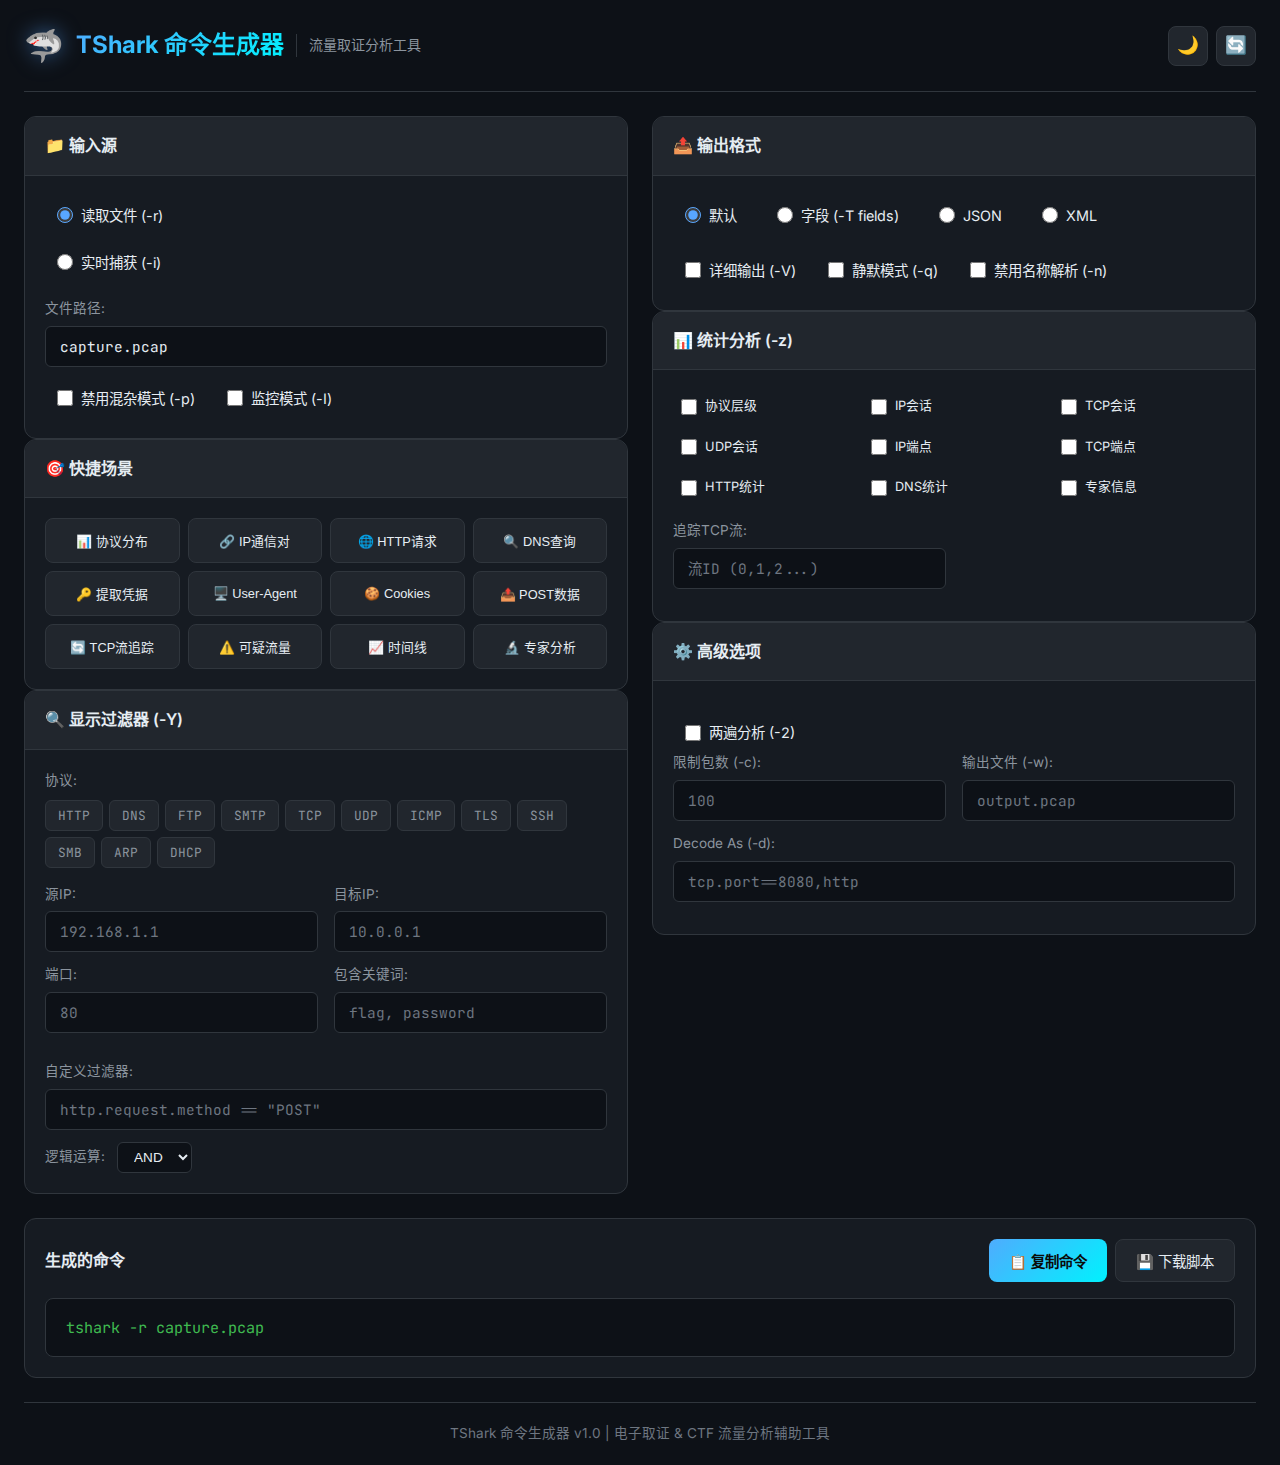
<file: index.html>
<!DOCTYPE html>
<html lang="zh-CN">
<head>
    <meta charset="UTF-8">
    <meta name="viewport" content="width=device-width, initial-scale=1.0">
    <title>TShark 命令生成器 - 流量取证分析工具</title>
    <link rel="stylesheet" href="style.css">
    <link href="https://fonts.googleapis.com/css2?family=Inter:wght@400;500;600;700&family=JetBrains+Mono:wght@400;500&display=swap" rel="stylesheet">
</head>
<body>
    <div class="app-container">
        <!-- Header -->
        <header class="header">
            <div class="header-left">
                <span class="logo">🦈</span>
                <h1>TShark 命令生成器</h1>
                <span class="subtitle">流量取证分析工具</span>
            </div>
            <div class="header-right">
                <button id="themeToggle" class="icon-btn" title="切换主题">🌙</button>
                <button id="resetAll" class="icon-btn" title="重置所有选项">🔄</button>
            </div>
        </header>

        <!-- Main Content -->
        <main class="main-content">
            <!-- Left Panel -->
            <div class="left-panel">
                <!-- Input Source -->
                <section class="card">
                    <h2 class="card-title">📁 输入源</h2>
                    <div class="card-content">
                        <div class="radio-group">
                            <label class="radio-label">
                                <input type="radio" name="inputSource" value="file" checked>
                                <span>读取文件 (-r)</span>
                            </label>
                            <label class="radio-label">
                                <input type="radio" name="inputSource" value="interface">
                                <span>实时捕获 (-i)</span>
                            </label>
                        </div>
                        <div class="input-group" id="fileInputGroup">
                            <label>文件路径:</label>
                            <input type="text" id="inputFile" placeholder="capture.pcap" value="capture.pcap">
                        </div>
                        <div class="input-group hidden" id="interfaceInputGroup">
                            <label>网络接口:</label>
                            <input type="text" id="inputInterface" placeholder="eth0">
                        </div>
                        <div class="checkbox-group">
                            <label class="checkbox-label">
                                <input type="checkbox" id="promiscuous">
                                <span>禁用混杂模式 (-p)</span>
                            </label>
                            <label class="checkbox-label">
                                <input type="checkbox" id="monitor">
                                <span>监控模式 (-I)</span>
                            </label>
                        </div>
                    </div>
                </section>

                <!-- Quick Scenarios -->
                <section class="card">
                    <h2 class="card-title">🎯 快捷场景</h2>
                    <div class="card-content">
                        <div class="scenario-grid">
                            <button class="scenario-btn" data-scenario="protocol">📊 协议分布</button>
                            <button class="scenario-btn" data-scenario="ipconv">🔗 IP通信对</button>
                            <button class="scenario-btn" data-scenario="http">🌐 HTTP请求</button>
                            <button class="scenario-btn" data-scenario="dns">🔍 DNS查询</button>
                            <button class="scenario-btn" data-scenario="credentials">🔑 提取凭据</button>
                            <button class="scenario-btn" data-scenario="useragent">🖥️ User-Agent</button>
                            <button class="scenario-btn" data-scenario="cookies">🍪 Cookies</button>
                            <button class="scenario-btn" data-scenario="post">📤 POST数据</button>
                            <button class="scenario-btn" data-scenario="tcpstream">🔄 TCP流追踪</button>
                            <button class="scenario-btn" data-scenario="suspicious">⚠️ 可疑流量</button>
                            <button class="scenario-btn" data-scenario="timeline">📈 时间线</button>
                            <button class="scenario-btn" data-scenario="expert">🔬 专家分析</button>
                        </div>
                    </div>
                </section>

                <!-- Display Filter -->
                <section class="card">
                    <h2 class="card-title">🔍 显示过滤器 (-Y)</h2>
                    <div class="card-content">
                        <div class="filter-protocols">
                            <span class="filter-label">协议:</span>
                            <div class="protocol-btns">
                                <button class="proto-btn" data-filter="http">HTTP</button>
                                <button class="proto-btn" data-filter="dns">DNS</button>
                                <button class="proto-btn" data-filter="ftp">FTP</button>
                                <button class="proto-btn" data-filter="smtp">SMTP</button>
                                <button class="proto-btn" data-filter="tcp">TCP</button>
                                <button class="proto-btn" data-filter="udp">UDP</button>
                                <button class="proto-btn" data-filter="icmp">ICMP</button>
                                <button class="proto-btn" data-filter="tls">TLS</button>
                                <button class="proto-btn" data-filter="ssh">SSH</button>
                                <button class="proto-btn" data-filter="smb">SMB</button>
                                <button class="proto-btn" data-filter="arp">ARP</button>
                                <button class="proto-btn" data-filter="dhcp">DHCP</button>
                            </div>
                        </div>
                        <div class="filter-inputs">
                            <div class="input-row">
                                <div class="input-group">
                                    <label>源IP:</label>
                                    <input type="text" id="srcIp" placeholder="192.168.1.1">
                                </div>
                                <div class="input-group">
                                    <label>目标IP:</label>
                                    <input type="text" id="dstIp" placeholder="10.0.0.1">
                                </div>
                            </div>
                            <div class="input-row">
                                <div class="input-group">
                                    <label>端口:</label>
                                    <input type="text" id="port" placeholder="80">
                                </div>
                                <div class="input-group">
                                    <label>包含关键词:</label>
                                    <input type="text" id="containsKeyword" placeholder="flag, password">
                                </div>
                            </div>
                        </div>
                        <div class="input-group">
                            <label>自定义过滤器:</label>
                            <input type="text" id="customFilter" placeholder='http.request.method == "POST"'>
                        </div>
                        <div class="filter-logic">
                            <span>逻辑运算:</span>
                            <select id="filterLogic">
                                <option value="and">AND</option>
                                <option value="or">OR</option>
                            </select>
                        </div>
                    </div>
                </section>
            </div>

            <!-- Right Panel -->
            <div class="right-panel">
                <!-- Output Format -->
                <section class="card">
                    <h2 class="card-title">📤 输出格式</h2>
                    <div class="card-content">
                        <div class="radio-group horizontal">
                            <label class="radio-label">
                                <input type="radio" name="outputFormat" value="default" checked>
                                <span>默认</span>
                            </label>
                            <label class="radio-label">
                                <input type="radio" name="outputFormat" value="fields">
                                <span>字段 (-T fields)</span>
                            </label>
                            <label class="radio-label">
                                <input type="radio" name="outputFormat" value="json">
                                <span>JSON</span>
                            </label>
                            <label class="radio-label">
                                <input type="radio" name="outputFormat" value="pdml">
                                <span>XML</span>
                            </label>
                        </div>
                        
                        <div id="fieldsOptions" class="fields-options hidden">
                            <h4>选择输出字段 (-e):</h4>
                            <div class="fields-category">
                                <span class="category-label">通用:</span>
                                <div class="field-btns">
                                    <label class="field-label"><input type="checkbox" value="frame.number"><span>帧号</span></label>
                                    <label class="field-label"><input type="checkbox" value="frame.time"><span>时间</span></label>
                                    <label class="field-label"><input type="checkbox" value="frame.len"><span>长度</span></label>
                                    <label class="field-label"><input type="checkbox" value="frame.protocols"><span>协议栈</span></label>
                                </div>
                            </div>
                            <div class="fields-category">
                                <span class="category-label">网络层:</span>
                                <div class="field-btns">
                                    <label class="field-label"><input type="checkbox" value="ip.src"><span>源IP</span></label>
                                    <label class="field-label"><input type="checkbox" value="ip.dst"><span>目标IP</span></label>
                                    <label class="field-label"><input type="checkbox" value="ip.proto"><span>协议号</span></label>
                                    <label class="field-label"><input type="checkbox" value="ip.ttl"><span>TTL</span></label>
                                </div>
                            </div>
                            <div class="fields-category">
                                <span class="category-label">传输层:</span>
                                <div class="field-btns">
                                    <label class="field-label"><input type="checkbox" value="tcp.srcport"><span>TCP源端口</span></label>
                                    <label class="field-label"><input type="checkbox" value="tcp.dstport"><span>TCP目标端口</span></label>
                                    <label class="field-label"><input type="checkbox" value="tcp.flags"><span>TCP标志</span></label>
                                    <label class="field-label"><input type="checkbox" value="udp.srcport"><span>UDP源端口</span></label>
                                    <label class="field-label"><input type="checkbox" value="udp.dstport"><span>UDP目标端口</span></label>
                                </div>
                            </div>
                            <div class="fields-category">
                                <span class="category-label">HTTP:</span>
                                <div class="field-btns">
                                    <label class="field-label"><input type="checkbox" value="http.host"><span>Host</span></label>
                                    <label class="field-label"><input type="checkbox" value="http.request.uri"><span>URI</span></label>
                                    <label class="field-label"><input type="checkbox" value="http.request.method"><span>方法</span></label>
                                    <label class="field-label"><input type="checkbox" value="http.user_agent"><span>UA</span></label>
                                    <label class="field-label"><input type="checkbox" value="http.cookie"><span>Cookie</span></label>
                                    <label class="field-label"><input type="checkbox" value="http.response.code"><span>状态码</span></label>
                                    <label class="field-label"><input type="checkbox" value="http.content_type"><span>Content-Type</span></label>
                                </div>
                            </div>
                            <div class="fields-category">
                                <span class="category-label">DNS:</span>
                                <div class="field-btns">
                                    <label class="field-label"><input type="checkbox" value="dns.qry.name"><span>查询域名</span></label>
                                    <label class="field-label"><input type="checkbox" value="dns.resp.name"><span>响应域名</span></label>
                                    <label class="field-label"><input type="checkbox" value="dns.a"><span>A记录</span></label>
                                    <label class="field-label"><input type="checkbox" value="dns.qry.type"><span>查询类型</span></label>
                                </div>
                            </div>
                            <div class="fields-category">
                                <span class="category-label">凭据:</span>
                                <div class="field-btns">
                                    <label class="field-label"><input type="checkbox" value="ftp.request.command"><span>FTP命令</span></label>
                                    <label class="field-label"><input type="checkbox" value="ftp.request.arg"><span>FTP参数</span></label>
                                    <label class="field-label"><input type="checkbox" value="smtp.req.parameter"><span>SMTP参数</span></label>
                                </div>
                            </div>
                            <div class="input-group">
                                <label>自定义字段:</label>
                                <input type="text" id="customField" placeholder="输入字段名后按回车添加">
                            </div>
                            <div class="format-options">
                                <div class="input-group small">
                                    <label>分隔符:</label>
                                    <select id="separator">
                                        <option value=",">,（逗号）</option>
                                        <option value="\t">Tab</option>
                                        <option value="|">|（管道）</option>
                                        <option value=" ">空格</option>
                                    </select>
                                </div>
                                <label class="checkbox-label">
                                    <input type="checkbox" id="includeHeader" checked>
                                    <span>包含标题行</span>
                                </label>
                            </div>
                        </div>

                        <div class="checkbox-group">
                            <label class="checkbox-label">
                                <input type="checkbox" id="verbose">
                                <span>详细输出 (-V)</span>
                            </label>
                            <label class="checkbox-label">
                                <input type="checkbox" id="quiet">
                                <span>静默模式 (-q)</span>
                            </label>
                            <label class="checkbox-label">
                                <input type="checkbox" id="noResolve">
                                <span>禁用名称解析 (-n)</span>
                            </label>
                        </div>
                    </div>
                </section>

                <!-- Statistics -->
                <section class="card">
                    <h2 class="card-title">📊 统计分析 (-z)</h2>
                    <div class="card-content">
                        <div class="stats-grid">
                            <label class="checkbox-label">
                                <input type="checkbox" class="stat-option" value="io,phs">
                                <span>协议层级</span>
                            </label>
                            <label class="checkbox-label">
                                <input type="checkbox" class="stat-option" value="conv,ip">
                                <span>IP会话</span>
                            </label>
                            <label class="checkbox-label">
                                <input type="checkbox" class="stat-option" value="conv,tcp">
                                <span>TCP会话</span>
                            </label>
                            <label class="checkbox-label">
                                <input type="checkbox" class="stat-option" value="conv,udp">
                                <span>UDP会话</span>
                            </label>
                            <label class="checkbox-label">
                                <input type="checkbox" class="stat-option" value="endpoints,ip">
                                <span>IP端点</span>
                            </label>
                            <label class="checkbox-label">
                                <input type="checkbox" class="stat-option" value="endpoints,tcp">
                                <span>TCP端点</span>
                            </label>
                            <label class="checkbox-label">
                                <input type="checkbox" class="stat-option" value="http,tree">
                                <span>HTTP统计</span>
                            </label>
                            <label class="checkbox-label">
                                <input type="checkbox" class="stat-option" value="dns,tree">
                                <span>DNS统计</span>
                            </label>
                            <label class="checkbox-label">
                                <input type="checkbox" class="stat-option" value="expert">
                                <span>专家信息</span>
                            </label>
                        </div>
                        <div class="input-row">
                            <div class="input-group">
                                <label>追踪TCP流:</label>
                                <input type="number" id="tcpStream" placeholder="流ID (0,1,2...)">
                            </div>
                        </div>
                    </div>
                </section>

                <!-- Advanced Options -->
                <section class="card">
                    <h2 class="card-title">⚙️ 高级选项</h2>
                    <div class="card-content">
                        <div class="checkbox-group">
                            <label class="checkbox-label">
                                <input type="checkbox" id="twoPass">
                                <span>两遍分析 (-2)</span>
                            </label>
                        </div>
                        <div class="input-row">
                            <div class="input-group">
                                <label>限制包数 (-c):</label>
                                <input type="number" id="packetCount" placeholder="100">
                            </div>
                            <div class="input-group">
                                <label>输出文件 (-w):</label>
                                <input type="text" id="outputFile" placeholder="output.pcap">
                            </div>
                        </div>
                        <div class="input-group">
                            <label>Decode As (-d):</label>
                            <input type="text" id="decodeAs" placeholder="tcp.port==8080,http">
                        </div>
                    </div>
                </section>
            </div>
        </main>

        <!-- Command Output -->
        <section class="command-section">
            <div class="command-header">
                <h2>生成的命令</h2>
                <div class="command-actions">
                    <button id="copyCmd" class="action-btn primary">📋 复制命令</button>
                    <button id="downloadScript" class="action-btn">💾 下载脚本</button>
                </div>
            </div>
            <div class="command-output">
                <code id="commandOutput">tshark -r capture.pcap</code>
            </div>
            <div id="copyToast" class="toast">✓ 命令已复制到剪贴板</div>
        </section>

        <!-- Footer -->
        <footer class="footer">
            <p>TShark 命令生成器 v1.0 | 电子取证 & CTF 流量分析辅助工具</p>
        </footer>
    </div>

    <script src="app.js"></script>
</body>
</html>
</file>
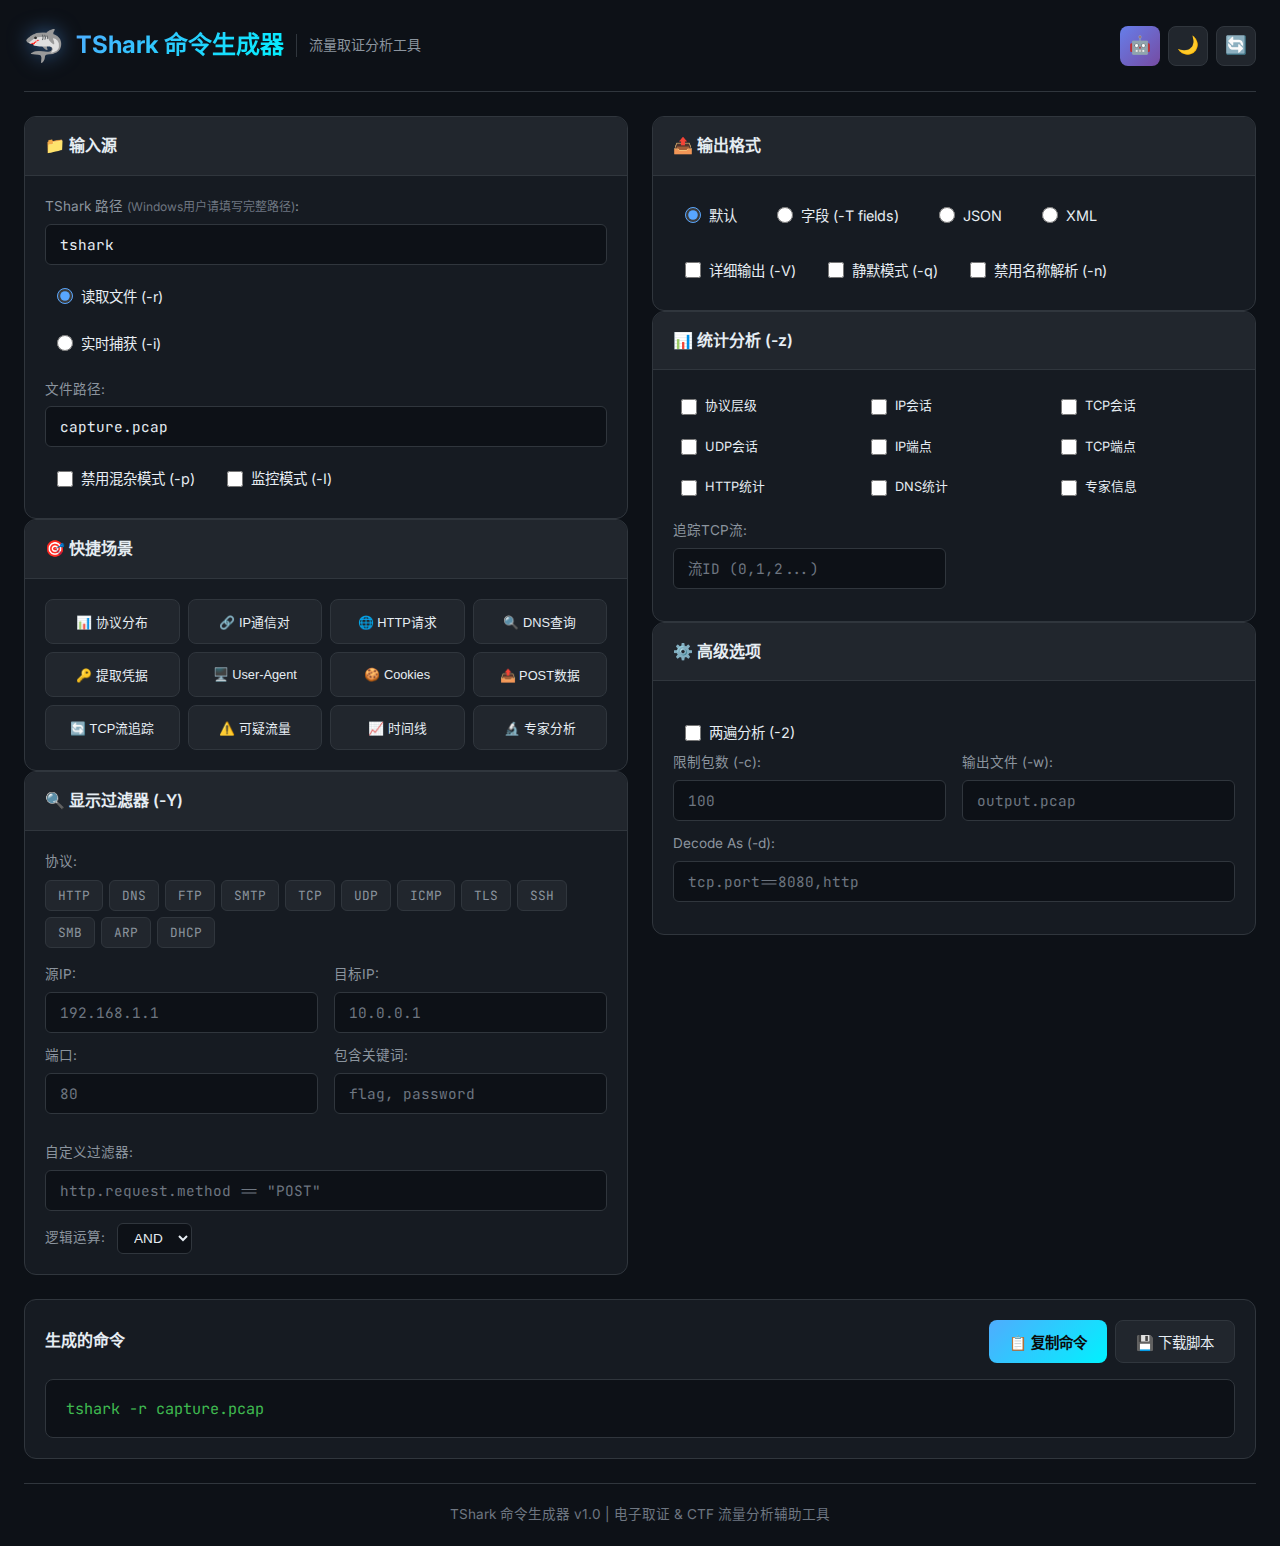
<file: classic.html>
<!DOCTYPE html>
<html lang="zh-CN">

<head>
    <meta charset="UTF-8">
    <meta name="viewport" content="width=device-width, initial-scale=1.0">
    <title>TShark 命令生成器 - 流量取证分析工具</title>
    <link rel="stylesheet" href="classic.css">
    <link
        href="https://fonts.googleapis.com/css2?family=Inter:wght@400;500;600;700&family=JetBrains+Mono:wght@400;500&display=swap"
        rel="stylesheet">
</head>

<body>
    <div class="app-container">
        <!-- Header -->
        <header class="header">
            <div class="header-left">
                <span class="logo">🦈</span>
                <h1>TShark 命令生成器</h1>
                <span class="subtitle">流量取证分析工具</span>
            </div>
            <div class="header-right">
                <button id="aiAssistant" class="icon-btn ai-btn" title="AI 助手">🤖</button>
                <button id="themeToggle" class="icon-btn" title="切换主题">🌙</button>
                <button id="resetAll" class="icon-btn" title="重置所有选项">🔄</button>
            </div>
        </header>

        <!-- Main Content -->
        <main class="main-content">
            <!-- Left Panel -->
            <div class="left-panel">
                <!-- Input Source -->
                <section class="card">
                    <h2 class="card-title">📁 输入源</h2>
                    <div class="card-content">
                        <div class="input-group">
                            <label>TShark 路径 <span class="hint">(Windows用户请填写完整路径)</span>:</label>
                            <input type="text" id="tsharkPath" placeholder="tshark" value="tshark">
                        </div>
                        <div class="radio-group">
                            <label class="radio-label">
                                <input type="radio" name="inputSource" value="file" checked>
                                <span>读取文件 (-r)</span>
                            </label>
                            <label class="radio-label">
                                <input type="radio" name="inputSource" value="interface">
                                <span>实时捕获 (-i)</span>
                            </label>
                        </div>
                        <div class="input-group" id="fileInputGroup">
                            <label>文件路径:</label>
                            <input type="text" id="inputFile" placeholder="capture.pcap" value="capture.pcap">
                        </div>
                        <div class="input-group hidden" id="interfaceInputGroup">
                            <label>网络接口:</label>
                            <input type="text" id="inputInterface" placeholder="eth0">
                        </div>
                        <div class="checkbox-group">
                            <label class="checkbox-label">
                                <input type="checkbox" id="promiscuous">
                                <span>禁用混杂模式 (-p)</span>
                            </label>
                            <label class="checkbox-label">
                                <input type="checkbox" id="monitor">
                                <span>监控模式 (-I)</span>
                            </label>
                        </div>
                    </div>
                </section>

                <!-- Quick Scenarios -->
                <section class="card">
                    <h2 class="card-title">🎯 快捷场景</h2>
                    <div class="card-content">
                        <div class="scenario-grid">
                            <button class="scenario-btn" data-scenario="protocol">📊 协议分布</button>
                            <button class="scenario-btn" data-scenario="ipconv">🔗 IP通信对</button>
                            <button class="scenario-btn" data-scenario="http">🌐 HTTP请求</button>
                            <button class="scenario-btn" data-scenario="dns">🔍 DNS查询</button>
                            <button class="scenario-btn" data-scenario="credentials">🔑 提取凭据</button>
                            <button class="scenario-btn" data-scenario="useragent">🖥️ User-Agent</button>
                            <button class="scenario-btn" data-scenario="cookies">🍪 Cookies</button>
                            <button class="scenario-btn" data-scenario="post">📤 POST数据</button>
                            <button class="scenario-btn" data-scenario="tcpstream">🔄 TCP流追踪</button>
                            <button class="scenario-btn" data-scenario="suspicious">⚠️ 可疑流量</button>
                            <button class="scenario-btn" data-scenario="timeline">📈 时间线</button>
                            <button class="scenario-btn" data-scenario="expert">🔬 专家分析</button>
                        </div>
                    </div>
                </section>

                <!-- Display Filter -->
                <section class="card">
                    <h2 class="card-title">🔍 显示过滤器 (-Y)</h2>
                    <div class="card-content">
                        <div class="filter-protocols">
                            <span class="filter-label">协议:</span>
                            <div class="protocol-btns">
                                <button class="proto-btn" data-filter="http">HTTP</button>
                                <button class="proto-btn" data-filter="dns">DNS</button>
                                <button class="proto-btn" data-filter="ftp">FTP</button>
                                <button class="proto-btn" data-filter="smtp">SMTP</button>
                                <button class="proto-btn" data-filter="tcp">TCP</button>
                                <button class="proto-btn" data-filter="udp">UDP</button>
                                <button class="proto-btn" data-filter="icmp">ICMP</button>
                                <button class="proto-btn" data-filter="tls">TLS</button>
                                <button class="proto-btn" data-filter="ssh">SSH</button>
                                <button class="proto-btn" data-filter="smb">SMB</button>
                                <button class="proto-btn" data-filter="arp">ARP</button>
                                <button class="proto-btn" data-filter="dhcp">DHCP</button>
                            </div>
                        </div>
                        <div class="filter-inputs">
                            <div class="input-row">
                                <div class="input-group">
                                    <label>源IP:</label>
                                    <input type="text" id="srcIp" placeholder="192.168.1.1">
                                </div>
                                <div class="input-group">
                                    <label>目标IP:</label>
                                    <input type="text" id="dstIp" placeholder="10.0.0.1">
                                </div>
                            </div>
                            <div class="input-row">
                                <div class="input-group">
                                    <label>端口:</label>
                                    <input type="text" id="port" placeholder="80">
                                </div>
                                <div class="input-group">
                                    <label>包含关键词:</label>
                                    <input type="text" id="containsKeyword" placeholder="flag, password">
                                </div>
                            </div>
                        </div>
                        <div class="input-group">
                            <label>自定义过滤器:</label>
                            <input type="text" id="customFilter" placeholder='http.request.method == "POST"'>
                        </div>
                        <div class="filter-logic">
                            <span>逻辑运算:</span>
                            <select id="filterLogic">
                                <option value="and">AND</option>
                                <option value="or">OR</option>
                            </select>
                        </div>
                    </div>
                </section>
            </div>

            <!-- Right Panel -->
            <div class="right-panel">
                <!-- Output Format -->
                <section class="card">
                    <h2 class="card-title">📤 输出格式</h2>
                    <div class="card-content">
                        <div class="radio-group horizontal">
                            <label class="radio-label">
                                <input type="radio" name="outputFormat" value="default" checked>
                                <span>默认</span>
                            </label>
                            <label class="radio-label">
                                <input type="radio" name="outputFormat" value="fields">
                                <span>字段 (-T fields)</span>
                            </label>
                            <label class="radio-label">
                                <input type="radio" name="outputFormat" value="json">
                                <span>JSON</span>
                            </label>
                            <label class="radio-label">
                                <input type="radio" name="outputFormat" value="pdml">
                                <span>XML</span>
                            </label>
                        </div>

                        <div id="fieldsOptions" class="fields-options hidden">
                            <h4>选择输出字段 (-e):</h4>
                            <div class="fields-category">
                                <span class="category-label">通用:</span>
                                <div class="field-btns">
                                    <label class="field-label"><input type="checkbox"
                                            value="frame.number"><span>帧号</span></label>
                                    <label class="field-label"><input type="checkbox"
                                            value="frame.time"><span>时间</span></label>
                                    <label class="field-label"><input type="checkbox"
                                            value="frame.len"><span>长度</span></label>
                                    <label class="field-label"><input type="checkbox"
                                            value="frame.protocols"><span>协议栈</span></label>
                                </div>
                            </div>
                            <div class="fields-category">
                                <span class="category-label">网络层:</span>
                                <div class="field-btns">
                                    <label class="field-label"><input type="checkbox"
                                            value="ip.src"><span>源IP</span></label>
                                    <label class="field-label"><input type="checkbox"
                                            value="ip.dst"><span>目标IP</span></label>
                                    <label class="field-label"><input type="checkbox"
                                            value="ip.proto"><span>协议号</span></label>
                                    <label class="field-label"><input type="checkbox"
                                            value="ip.ttl"><span>TTL</span></label>
                                </div>
                            </div>
                            <div class="fields-category">
                                <span class="category-label">传输层:</span>
                                <div class="field-btns">
                                    <label class="field-label"><input type="checkbox"
                                            value="tcp.srcport"><span>TCP源端口</span></label>
                                    <label class="field-label"><input type="checkbox"
                                            value="tcp.dstport"><span>TCP目标端口</span></label>
                                    <label class="field-label"><input type="checkbox"
                                            value="tcp.flags"><span>TCP标志</span></label>
                                    <label class="field-label"><input type="checkbox"
                                            value="udp.srcport"><span>UDP源端口</span></label>
                                    <label class="field-label"><input type="checkbox"
                                            value="udp.dstport"><span>UDP目标端口</span></label>
                                </div>
                            </div>
                            <div class="fields-category">
                                <span class="category-label">HTTP:</span>
                                <div class="field-btns">
                                    <label class="field-label"><input type="checkbox"
                                            value="http.host"><span>Host</span></label>
                                    <label class="field-label"><input type="checkbox"
                                            value="http.request.uri"><span>URI</span></label>
                                    <label class="field-label"><input type="checkbox"
                                            value="http.request.method"><span>方法</span></label>
                                    <label class="field-label"><input type="checkbox"
                                            value="http.user_agent"><span>UA</span></label>
                                    <label class="field-label"><input type="checkbox"
                                            value="http.cookie"><span>Cookie</span></label>
                                    <label class="field-label"><input type="checkbox"
                                            value="http.response.code"><span>状态码</span></label>
                                    <label class="field-label"><input type="checkbox"
                                            value="http.content_type"><span>Content-Type</span></label>
                                </div>
                            </div>
                            <div class="fields-category">
                                <span class="category-label">DNS:</span>
                                <div class="field-btns">
                                    <label class="field-label"><input type="checkbox"
                                            value="dns.qry.name"><span>查询域名</span></label>
                                    <label class="field-label"><input type="checkbox"
                                            value="dns.resp.name"><span>响应域名</span></label>
                                    <label class="field-label"><input type="checkbox"
                                            value="dns.a"><span>A记录</span></label>
                                    <label class="field-label"><input type="checkbox"
                                            value="dns.qry.type"><span>查询类型</span></label>
                                </div>
                            </div>
                            <div class="fields-category">
                                <span class="category-label">凭据:</span>
                                <div class="field-btns">
                                    <label class="field-label"><input type="checkbox"
                                            value="ftp.request.command"><span>FTP命令</span></label>
                                    <label class="field-label"><input type="checkbox"
                                            value="ftp.request.arg"><span>FTP参数</span></label>
                                    <label class="field-label"><input type="checkbox"
                                            value="smtp.req.parameter"><span>SMTP参数</span></label>
                                </div>
                            </div>
                            <div class="input-group">
                                <label>自定义字段:</label>
                                <input type="text" id="customField" placeholder="输入字段名后按回车添加">
                            </div>
                            <div class="format-options">
                                <div class="input-group small">
                                    <label>分隔符:</label>
                                    <select id="separator">
                                        <option value=",">,（逗号）</option>
                                        <option value="\t">Tab</option>
                                        <option value="|">|（管道）</option>
                                        <option value=" ">空格</option>
                                    </select>
                                </div>
                                <label class="checkbox-label">
                                    <input type="checkbox" id="includeHeader" checked>
                                    <span>包含标题行</span>
                                </label>
                            </div>
                        </div>

                        <div class="checkbox-group">
                            <label class="checkbox-label">
                                <input type="checkbox" id="verbose">
                                <span>详细输出 (-V)</span>
                            </label>
                            <label class="checkbox-label">
                                <input type="checkbox" id="quiet">
                                <span>静默模式 (-q)</span>
                            </label>
                            <label class="checkbox-label">
                                <input type="checkbox" id="noResolve">
                                <span>禁用名称解析 (-n)</span>
                            </label>
                        </div>
                    </div>
                </section>

                <!-- Statistics -->
                <section class="card">
                    <h2 class="card-title">📊 统计分析 (-z)</h2>
                    <div class="card-content">
                        <div class="stats-grid">
                            <label class="checkbox-label">
                                <input type="checkbox" class="stat-option" value="io,phs">
                                <span>协议层级</span>
                            </label>
                            <label class="checkbox-label">
                                <input type="checkbox" class="stat-option" value="conv,ip">
                                <span>IP会话</span>
                            </label>
                            <label class="checkbox-label">
                                <input type="checkbox" class="stat-option" value="conv,tcp">
                                <span>TCP会话</span>
                            </label>
                            <label class="checkbox-label">
                                <input type="checkbox" class="stat-option" value="conv,udp">
                                <span>UDP会话</span>
                            </label>
                            <label class="checkbox-label">
                                <input type="checkbox" class="stat-option" value="endpoints,ip">
                                <span>IP端点</span>
                            </label>
                            <label class="checkbox-label">
                                <input type="checkbox" class="stat-option" value="endpoints,tcp">
                                <span>TCP端点</span>
                            </label>
                            <label class="checkbox-label">
                                <input type="checkbox" class="stat-option" value="http,tree">
                                <span>HTTP统计</span>
                            </label>
                            <label class="checkbox-label">
                                <input type="checkbox" class="stat-option" value="dns,tree">
                                <span>DNS统计</span>
                            </label>
                            <label class="checkbox-label">
                                <input type="checkbox" class="stat-option" value="expert">
                                <span>专家信息</span>
                            </label>
                        </div>
                        <div class="input-row">
                            <div class="input-group">
                                <label>追踪TCP流:</label>
                                <input type="number" id="tcpStream" placeholder="流ID (0,1,2...)">
                            </div>
                        </div>
                    </div>
                </section>

                <!-- Advanced Options -->
                <section class="card">
                    <h2 class="card-title">⚙️ 高级选项</h2>
                    <div class="card-content">
                        <div class="checkbox-group">
                            <label class="checkbox-label">
                                <input type="checkbox" id="twoPass">
                                <span>两遍分析 (-2)</span>
                            </label>
                        </div>
                        <div class="input-row">
                            <div class="input-group">
                                <label>限制包数 (-c):</label>
                                <input type="number" id="packetCount" placeholder="100">
                            </div>
                            <div class="input-group">
                                <label>输出文件 (-w):</label>
                                <input type="text" id="outputFile" placeholder="output.pcap">
                            </div>
                        </div>
                        <div class="input-group">
                            <label>Decode As (-d):</label>
                            <input type="text" id="decodeAs" placeholder="tcp.port==8080,http">
                        </div>
                    </div>
                </section>
            </div>
        </main>

        <!-- Command Output -->
        <section class="command-section">
            <div class="command-header">
                <h2>生成的命令</h2>
                <div class="command-actions">
                    <button id="copyCmd" class="action-btn primary">📋 复制命令</button>
                    <button id="downloadScript" class="action-btn">💾 下载脚本</button>
                </div>
            </div>
            <div class="command-output">
                <code id="commandOutput">tshark -r capture.pcap</code>
            </div>
            <div id="copyToast" class="toast">✓ 命令已复制到剪贴板</div>
        </section>

        <!-- Footer -->
        <footer class="footer">
            <p>TShark 命令生成器 v1.0 | 电子取证 & CTF 流量分析辅助工具</p>
        </footer>
    </div>

    <!-- AI Assistant Modal -->
    <div id="aiModal" class="modal hidden">
        <div class="modal-overlay"></div>
        <div class="modal-container">
            <div class="modal-header">
                <h3>🤖 AI 助手</h3>
                <button id="aiSettingsBtn" class="icon-btn small" title="API 设置">⚙️</button>
                <button id="closeAiModal" class="icon-btn small" title="关闭">✕</button>
            </div>

            <!-- API Settings Panel -->
            <div id="aiSettings" class="ai-settings hidden">
                <div class="input-group">
                    <label>API Base URL:</label>
                    <input type="text" id="apiBaseUrl" placeholder="https://api.openai.com/v1">
                </div>
                <div class="input-group">
                    <label>API Key:</label>
                    <input type="password" id="apiKey" placeholder="sk-...">
                </div>
                <div class="input-group">
                    <label>模型:</label>
                    <input type="text" id="apiModel" placeholder="gpt-4" value="gpt-4">
                </div>
                <button id="saveApiSettings" class="action-btn primary small">💾 保存设置</button>
            </div>

            <!-- Chat Area -->
            <div class="chat-container">
                <div id="chatMessages" class="chat-messages">
                    <div class="chat-message assistant">
                        <div class="message-content">
                            👋 你好！我是流量分析助手。请描述你的取证题目或分析需求，我会帮你生成对应的 tshark 命令。
                            <br><br>
                            <strong>示例问题：</strong>
                            <ul>
                                <li>找出流量包中黑客访问的恶意URL</li>
                                <li>提取所有DNS查询记录</li>
                                <li>分析HTTP POST请求中的敏感数据</li>
                                <li>追踪某个IP的所有通信</li>
                            </ul>
                        </div>
                    </div>
                </div>
                <div class="chat-input-area">
                    <textarea id="chatInput" placeholder="描述你的题目或分析需求..." rows="3"></textarea>
                    <button id="sendMessage" class="action-btn primary">
                        <span id="sendBtnText">发送</span>
                        <span id="sendBtnLoading" class="hidden">⏳</span>
                    </button>
                </div>
            </div>
        </div>
    </div>

    <script src="classic.js"></script>
</body>

</html>
</file>
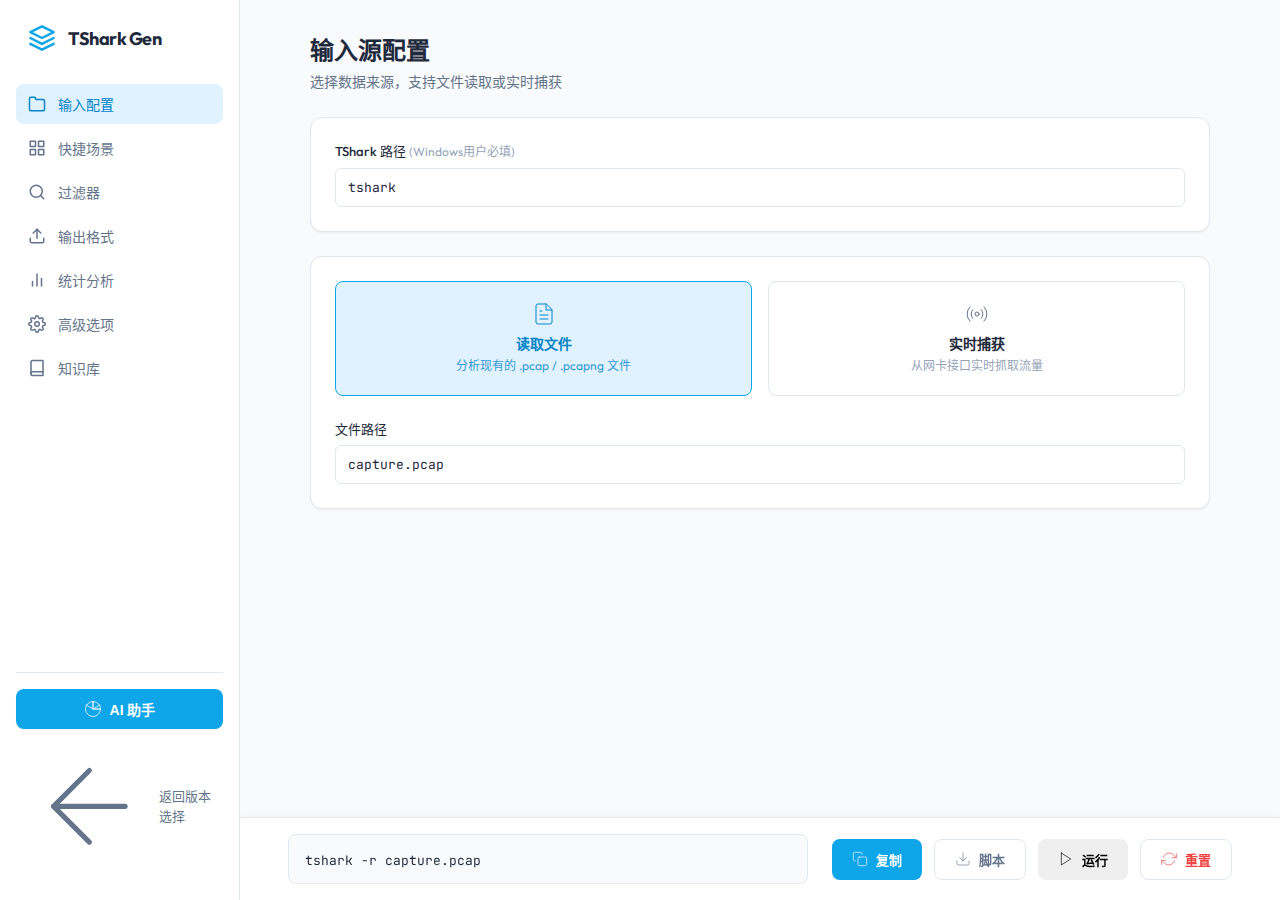
<file: modern.html>
<!DOCTYPE html>
<html lang="zh-CN">

<head>
    <meta charset="UTF-8">
    <meta name="viewport" content="width=device-width, initial-scale=1.0">
    <title>TShark Gen - Modern</title>
    <link rel="stylesheet" href="modern.css">
    <link
        href="https://fonts.googleapis.com/css2?family=Outfit:wght@300;400;500;600;700&family=JetBrains+Mono:wght@400;500&display=swap"
        rel="stylesheet">
</head>

<body>
    <div class="app-wrapper">
        <!-- Sidebar Navigation -->
        <nav class="sidebar">
            <div class="logo-area">
                <svg class="logo-icon" viewBox="0 0 24 24" fill="none" stroke="currentColor" stroke-width="2"
                    stroke-linecap="round" stroke-linejoin="round">
                    <path d="M12 2L2 7l10 5 10-5-10-5zM2 17l10 5 10-5M2 12l10 5 10-5" />
                </svg>
                <span class="logo-text">TShark Gen</span>
            </div>

            <div class="nav-menu">
                <button class="nav-item active" data-tab="input">
                    <svg viewBox="0 0 24 24" fill="none" stroke="currentColor" stroke-linecap="round"
                        stroke-linejoin="round">
                        <path d="M22 19a2 2 0 0 1-2 2H4a2 2 0 0 1-2-2V5a2 2 0 0 1 2-2h5l2 3h9a2 2 0 0 1 2 2z"></path>
                    </svg>
                    输入配置
                </button>
                <button class="nav-item" data-tab="scenarios">
                    <svg viewBox="0 0 24 24" fill="none" stroke="currentColor" stroke-linecap="round"
                        stroke-linejoin="round">
                        <rect x="3" y="3" width="7" height="7"></rect>
                        <rect x="14" y="3" width="7" height="7"></rect>
                        <rect x="14" y="14" width="7" height="7"></rect>
                        <rect x="3" y="14" width="7" height="7"></rect>
                    </svg>
                    快捷场景
                </button>
                <button class="nav-item" data-tab="filters">
                    <svg viewBox="0 0 24 24" fill="none" stroke="currentColor" stroke-linecap="round"
                        stroke-linejoin="round">
                        <circle cx="11" cy="11" r="8"></circle>
                        <line x1="21" y1="21" x2="16.65" y2="16.65"></line>
                    </svg>
                    过滤器
                </button>
                <button class="nav-item" data-tab="output">
                    <svg viewBox="0 0 24 24" fill="none" stroke="currentColor" stroke-linecap="round"
                        stroke-linejoin="round">
                        <path d="M21 15v4a2 2 0 0 1-2 2H5a2 2 0 0 1-2-2v-4"></path>
                        <polyline points="17 8 12 3 7 8"></polyline>
                        <line x1="12" y1="3" x2="12" y2="15"></line>
                    </svg>
                    输出格式
                </button>
                <button class="nav-item" data-tab="stats">
                    <svg viewBox="0 0 24 24" fill="none" stroke="currentColor" stroke-linecap="round"
                        stroke-linejoin="round">
                        <line x1="18" y1="20" x2="18" y2="10"></line>
                        <line x1="12" y1="20" x2="12" y2="4"></line>
                        <line x1="6" y1="20" x2="6" y2="14"></line>
                    </svg>
                    统计分析
                </button>
                <button class="nav-item" data-tab="advanced">
                    <svg viewBox="0 0 24 24" fill="none" stroke="currentColor" stroke-linecap="round"
                        stroke-linejoin="round">
                        <circle cx="12" cy="12" r="3"></circle>
                        <path
                            d="M19.4 15a1.65 1.65 0 0 0 .33 1.82l.06.06a2 2 0 0 1 0 2.83 2 2 0 0 1-2.83 0l-.06-.06a1.65 1.65 0 0 0-1.82-.33 1.65 1.65 0 0 0-1 1.51V21a2 2 0 0 1-2 2 2 2 0 0 1-2-2v-.09A1.65 1.65 0 0 0 9 19.4a1.65 1.65 0 0 0-1.82.33l-.06.06a2 2 0 0 1-2.83 0 2 2 0 0 1 0-2.83l.06-.06a1.65 1.65 0 0 0 .33-1.82 1.65 1.65 0 0 0-1.51-1H3a2 2 0 0 1-2-2 2 2 0 0 1 2-2h.09A1.65 1.65 0 0 0 4.6 9a1.65 1.65 0 0 0-.33-1.82l-.06-.06a2 2 0 0 1 0-2.83 2 2 0 0 1 2.83 0l.06.06a1.65 1.65 0 0 0 1.82.33H9a1.65 1.65 0 0 0 1-1.51V3a2 2 0 0 1 2-2 2 2 0 0 1 2 2v.09a1.65 1.65 0 0 0 1 1.51 1.65 1.65 0 0 0 1.82-.33l.06-.06a2 2 0 0 1 2.83 0 2 2 0 0 1 0 2.83l-.06.06a1.65 1.65 0 0 0-.33 1.82V9a1.65 1.65 0 0 0 1.51 1H21a2 2 0 0 1 2 2 2 2 0 0 1-2 2h-.09a1.65 1.65 0 0 0-1.51 1z">
                        </path>
                    </svg>
                    高级选项
                </button>
                <button class="nav-item" data-tab="knowledge">
                    <svg viewBox="0 0 24 24" fill="none" stroke="currentColor" stroke-linecap="round"
                        stroke-linejoin="round">
                        <path d="M4 19.5A2.5 2.5 0 0 1 6.5 17H20"></path>
                        <path d="M6.5 2H20v20H6.5A2.5 2.5 0 0 1 4 19.5v-15A2.5 2.5 0 0 1 6.5 2z"></path>
                    </svg>
                    知识库
                </button>
            </div>

            <div class="nav-footer">
                <button id="aiAssistantBtn" class="ai-trigger">
                    <svg viewBox="0 0 24 24" fill="none" stroke="currentColor" stroke-linecap="round"
                        stroke-linejoin="round">
                        <path d="M12 2a10 10 0 1 0 10 10H12V2z"></path>
                        <path d="M12 2a10 10 0 0 1 10 10h-10V2z"></path>
                        <path d="M12 12l9.5-5.5"></path>
                        <path d="M12 12l-9.5-5.5"></path>
                    </svg>
                    AI 助手
                </button>
                <a href="index.html" class="back-link">
                    <svg viewBox="0 0 24 24" fill="none" stroke="currentColor" stroke-linecap="round"
                        stroke-linejoin="round">
                        <line x1="19" y1="12" x2="5" y2="12"></line>
                        <polyline points="12 19 5 12 12 5"></polyline>
                    </svg>
                    返回版本选择
                </a>
            </div>
        </nav>

        <!-- Main Content Area -->
        <main class="content-area">
            <!-- Tab: Input Source -->
            <section id="tab-input" class="tab-content active">
                <div class="panel-header">
                    <h2>输入源配置</h2>
                    <p>选择数据来源，支持文件读取或实时捕获</p>
                </div>

                <div class="card-box">
                    <div class="form-group">
                        <label>TShark 路径 <span class="hint">(Windows用户必填)</span></label>
                        <input type="text" id="tsharkPath" class="modern-input" placeholder="tshark" value="tshark">
                    </div>
                </div>

                <div class="card-box mt-4">
                    <div class="source-toggle">
                        <label class="toggle-option active">
                            <input type="radio" name="inputSource" value="file" checked>
                            <span class="card-option">
                                <svg class="opt-icon" viewBox="0 0 24 24" fill="none" stroke="currentColor"
                                    stroke-linecap="round" stroke-linejoin="round">
                                    <path d="M14 2H6a2 2 0 0 0-2 2v16a2 2 0 0 0 2 2h12a2 2 0 0 0 2-2V8z"></path>
                                    <polyline points="14 2 14 8 20 8"></polyline>
                                    <line x1="16" y1="13" x2="8" y2="13"></line>
                                    <line x1="16" y1="17" x2="8" y2="17"></line>
                                    <polyline points="10 9 9 9 8 9"></polyline>
                                </svg>
                                <span class="opt-title">读取文件</span>
                                <span class="opt-desc">分析现有的 .pcap / .pcapng 文件</span>
                            </span>
                        </label>
                        <label class="toggle-option">
                            <input type="radio" name="inputSource" value="interface">
                            <span class="card-option">
                                <svg class="opt-icon" viewBox="0 0 24 24" fill="none" stroke="currentColor"
                                    stroke-linecap="round" stroke-linejoin="round">
                                    <circle cx="12" cy="12" r="2"></circle>
                                    <path
                                        d="M16.24 7.76a6 6 0 0 1 0 8.49m-8.48-.01a6 6 0 0 1 0-8.49m11.31-2.82a10 10 0 0 1 0 14.14m-14.14 0a10 10 0 0 1 0-14.14">
                                    </path>
                                </svg>
                                <span class="opt-title">实时捕获</span>
                                <span class="opt-desc">从网卡接口实时抓取流量</span>
                            </span>
                        </label>
                    </div>

                    <div id="fileInputGroup" class="input-details mt-4">
                        <div class="form-group">
                            <label>文件路径</label>
                            <input type="text" id="inputFile" class="modern-input" placeholder="capture.pcap"
                                value="capture.pcap">
                        </div>
                    </div>

                    <div id="interfaceInputGroup" class="input-details mt-4 hidden">
                        <div class="form-group">
                            <label>网络接口</label>
                            <input type="text" id="inputInterface" class="modern-input" placeholder="eth0">
                        </div>
                        <div class="checkbox-row mt-2">
                            <label class="modern-checkbox">
                                <input type="checkbox" id="promiscuous">
                                <span class="checkmark"></span>
                                禁用混杂模式 (-p)
                            </label>
                            <label class="modern-checkbox">
                                <input type="checkbox" id="monitor">
                                <span class="checkmark"></span>
                                监控模式 (-I)
                            </label>
                        </div>
                    </div>
                </div>
            </section>

            <!-- Tab: Scenarios -->
            <section id="tab-scenarios" class="tab-content">
                <div class="panel-header">
                    <h2>快捷场景</h2>
                    <p>CTF流量取证常见题型一键分析 (共8大类40+模板)</p>
                </div>

                <!-- 一、基础分析 -->
                <div class="scenario-category">
                    <h3 class="category-title">基础分析</h3>
                    <div class="scenarios-grid">
                        <button class="scenario-card" data-scenario="protocol"><span
                                class="s-title">协议分布</span></button>
                        <button class="scenario-card" data-scenario="ipconv"><span class="s-title">IP通信对</span></button>
                        <button class="scenario-card" data-scenario="tcpconv"><span
                                class="s-title">TCP会话</span></button>
                        <button class="scenario-card" data-scenario="endpoints"><span
                                class="s-title">端点统计</span></button>
                        <button class="scenario-card" data-scenario="timeline"><span class="s-title">时间线</span></button>
                        <button class="scenario-card" data-scenario="expert"><span class="s-title">专家分析</span></button>
                    </div>
                </div>

                <!-- 二、HTTP/Web分析 -->
                <div class="scenario-category">
                    <h3 class="category-title">HTTP/Web分析</h3>
                    <div class="scenarios-grid">
                        <button class="scenario-card" data-scenario="http"><span class="s-title">HTTP请求</span></button>
                        <button class="scenario-card" data-scenario="httpResponse"><span
                                class="s-title">HTTP响应</span></button>
                        <button class="scenario-card" data-scenario="useragent"><span
                                class="s-title">User-Agent</span></button>
                        <button class="scenario-card" data-scenario="cookies"><span
                                class="s-title">Cookies</span></button>
                        <button class="scenario-card" data-scenario="post"><span class="s-title">POST数据</span></button>
                        <button class="scenario-card" data-scenario="httpAuth"><span
                                class="s-title">HTTP认证</span></button>
                        <button class="scenario-card" data-scenario="webUpload"><span
                                class="s-title">文件上传</span></button>
                        <button class="scenario-card" data-scenario="webshell"><span
                                class="s-title">Webshell检测</span></button>
                        <button class="scenario-card" data-scenario="sqli"><span class="s-title">SQL注入</span></button>
                    </div>
                </div>

                <!-- 三、凭据与敏感信息 -->
                <div class="scenario-category">
                    <h3 class="category-title">凭据与敏感信息</h3>
                    <div class="scenarios-grid">
                        <button class="scenario-card" data-scenario="credentials"><span
                                class="s-title">FTP凭据</span></button>
                        <button class="scenario-card" data-scenario="telnet"><span
                                class="s-title">Telnet会话</span></button>
                        <button class="scenario-card" data-scenario="smtp"><span class="s-title">SMTP邮件</span></button>
                        <button class="scenario-card" data-scenario="imapPop"><span
                                class="s-title">IMAP/POP3</span></button>
                        <button class="scenario-card" data-scenario="basicAuth"><span
                                class="s-title">Basic认证</span></button>
                        <button class="scenario-card" data-scenario="flagSearch"><span
                                class="s-title">Flag搜索</span></button>
                    </div>
                </div>

                <!-- 四、DNS分析 -->
                <div class="scenario-category">
                    <h3 class="category-title">DNS分析</h3>
                    <div class="scenarios-grid">
                        <button class="scenario-card" data-scenario="dns"><span class="s-title">DNS查询</span></button>
                        <button class="scenario-card" data-scenario="dnsStats"><span
                                class="s-title">DNS统计</span></button>
                        <button class="scenario-card" data-scenario="dnsTunnel"><span
                                class="s-title">DNS隧道</span></button>
                        <button class="scenario-card" data-scenario="dnsExfil"><span
                                class="s-title">DNS外传</span></button>
                    </div>
                </div>

                <!-- 五、隐写与数据提取 -->
                <div class="scenario-category">
                    <h3 class="category-title">隐写与数据提取</h3>
                    <div class="scenarios-grid">
                        <button class="scenario-card" data-scenario="icmpData"><span
                                class="s-title">ICMP数据</span></button>
                        <button class="scenario-card" data-scenario="tcpPayload"><span
                                class="s-title">TCP载荷</span></button>
                        <button class="scenario-card" data-scenario="base64Data"><span
                                class="s-title">Base64数据</span></button>
                        <button class="scenario-card" data-scenario="hexData"><span class="s-title">十六进制</span></button>
                    </div>
                </div>

                <!-- 六、攻击检测 -->
                <div class="scenario-category">
                    <h3 class="category-title">攻击检测</h3>
                    <div class="scenarios-grid">
                        <button class="scenario-card" data-scenario="portScan"><span
                                class="s-title">端口扫描</span></button>
                        <button class="scenario-card" data-scenario="synFlood"><span
                                class="s-title">SYN洪泛</span></button>
                        <button class="scenario-card" data-scenario="bruteforce"><span
                                class="s-title">暴力破解</span></button>
                        <button class="scenario-card" data-scenario="c2"><span class="s-title">C2通信</span></button>
                        <button class="scenario-card" data-scenario="malwareDns"><span
                                class="s-title">恶意域名</span></button>
                    </div>
                </div>

                <!-- 七、流追踪类 -->
                <div class="scenario-category">
                    <h3 class="category-title">流追踪</h3>
                    <div class="scenarios-grid">
                        <button class="scenario-card" data-scenario="tcpstream"><span
                                class="s-title">TCP流0</span></button>
                        <button class="scenario-card" data-scenario="httpObjects"><span
                                class="s-title">HTTP对象</span></button>
                        <button class="scenario-card" data-scenario="ftpData"><span
                                class="s-title">FTP数据</span></button>
                        <button class="scenario-card" data-scenario="smbFiles"><span
                                class="s-title">SMB文件</span></button>
                    </div>
                </div>

                <!-- 八、TLS/加密流量 -->
                <div class="scenario-category">
                    <h3 class="category-title">TLS/加密流量</h3>
                    <div class="scenarios-grid">
                        <button class="scenario-card" data-scenario="tlsHandshake"><span
                                class="s-title">TLS握手</span></button>
                        <button class="scenario-card" data-scenario="tlsSni"><span class="s-title">TLS
                                SNI</span></button>
                        <button class="scenario-card" data-scenario="sshTraffic"><span
                                class="s-title">SSH流量</span></button>
                    </div>
                </div>

                <!-- 九、加密Webshell检测 -->
                <div class="scenario-category">
                    <h3 class="category-title">加密Webshell检测</h3>
                    <div class="scenarios-grid">
                        <button class="scenario-card" data-scenario="behinder"><span
                                class="s-title">冰蝎检测</span></button>
                        <button class="scenario-card" data-scenario="godzilla"><span
                                class="s-title">哥斯拉检测</span></button>
                        <button class="scenario-card" data-scenario="antsword"><span
                                class="s-title">蚁剑检测</span></button>
                        <button class="scenario-card" data-scenario="shellPHP"><span
                                class="s-title">PHP一句话</span></button>
                        <button class="scenario-card" data-scenario="shellJSP"><span
                                class="s-title">JSP马检测</span></button>
                        <button class="scenario-card" data-scenario="shellASP"><span
                                class="s-title">ASP马检测</span></button>
                        <button class="scenario-card" data-scenario="cobaltstrike"><span
                                class="s-title">CobaltStrike</span></button>
                    </div>
                </div>
            </section>

            <!-- Tab: Filters -->
            <section id="tab-filters" class="tab-content">
                <div class="panel-header">
                    <h2>显示过滤器 (-Y)</h2>
                    <p>精确筛选你需要的数据包</p>
                </div>

                <div class="card-box">
                    <label class="section-label"
                        style="font-size: 13px; font-weight: 500; color: var(--text-secondary);">常用协议</label>
                    <div class="protocol-chips">
                        <button class="proto-chip" data-filter="http">HTTP</button>
                        <button class="proto-chip" data-filter="dns">DNS</button>
                        <button class="proto-chip" data-filter="ftp">FTP</button>
                        <button class="proto-chip" data-filter="smtp">SMTP</button>
                        <button class="proto-chip" data-filter="tcp">TCP</button>
                        <button class="proto-chip" data-filter="udp">UDP</button>
                        <button class="proto-chip" data-filter="icmp">ICMP</button>
                        <button class="proto-chip" data-filter="tls">TLS</button>
                        <button class="proto-chip" data-filter="ssh">SSH</button>
                    </div>

                    <div class="grid-2 mt-4">
                        <div class="form-group">
                            <label>源 IP</label>
                            <input type="text" id="srcIp" class="modern-input" placeholder="192.168.1.1">
                        </div>
                        <div class="form-group">
                            <label>目标 IP</label>
                            <input type="text" id="dstIp" class="modern-input" placeholder="10.0.0.1">
                        </div>
                        <div class="form-group">
                            <label>端口</label>
                            <input type="text" id="port" class="modern-input" placeholder="80, 443">
                        </div>
                        <div class="form-group">
                            <label>关键词</label>
                            <input type="text" id="containsKeyword" class="modern-input" placeholder="flag, password">
                        </div>
                    </div>

                    <div class="form-group mt-4">
                        <label>自定义过滤器</label>
                        <input type="text" id="customFilter" class="modern-input"
                            placeholder='http.request.method == "POST"'>
                    </div>

                    <div class="filter-logic mt-4" style="display: flex; align-items: center; gap: 12px;">
                        <span style="font-size: 13px; color: var(--text-secondary);">逻辑运算:</span>
                        <div class="logic-toggle" style="display: flex; gap: 12px;">
                            <label class="modern-checkbox">
                                <input type="radio" name="filterLogic" value="and" checked>
                                <span class="checkmark" style="border-radius: 50%;"></span>
                                AND
                            </label>
                            <label class="modern-checkbox">
                                <input type="radio" name="filterLogic" value="or">
                                <span class="checkmark" style="border-radius: 50%;"></span>
                                OR
                            </label>
                        </div>
                    </div>
                </div>
            </section>

            <!-- Tab: Output -->
            <section id="tab-output" class="tab-content">
                <div class="panel-header">
                    <h2>输出格式</h2>
                    <p>定义数据的展示方式</p>
                </div>

                <div class="card-box">
                    <div class="format-selector"
                        style="display: flex; gap: 24px; border-bottom: 1px solid var(--border-color); padding-bottom: 16px;">
                        <label class="modern-checkbox">
                            <input type="radio" name="outputFormat" value="default" checked>
                            <span class="checkmark" style="border-radius: 50%;"></span>
                            默认
                        </label>
                        <label class="modern-checkbox">
                            <input type="radio" name="outputFormat" value="fields">
                            <span class="checkmark" style="border-radius: 50%;"></span>
                            字段 (-T fields)
                        </label>
                        <label class="modern-checkbox">
                            <input type="radio" name="outputFormat" value="json">
                            <span class="checkmark" style="border-radius: 50%;"></span>
                            JSON
                        </label>
                        <label class="modern-checkbox">
                            <input type="radio" name="outputFormat" value="pdml">
                            <span class="checkmark" style="border-radius: 50%;"></span>
                            XML
                        </label>
                    </div>

                    <div id="fieldsOptions" class="fields-area hidden mt-4">
                        <div class="fields-grid">
                            <div class="field-group">
                                <h4>通用</h4>
                                <label class="field-check"><input type="checkbox" value="frame.number"> 帧号</label>
                                <label class="field-check"><input type="checkbox" value="frame.time"> 时间</label>
                                <label class="field-check"><input type="checkbox" value="frame.len"> 长度</label>
                            </div>
                            <div class="field-group">
                                <h4>网络层</h4>
                                <label class="field-check"><input type="checkbox" value="ip.src"> 源IP</label>
                                <label class="field-check"><input type="checkbox" value="ip.dst"> 目标IP</label>
                                <label class="field-check"><input type="checkbox" value="ip.proto"> 协议号</label>
                            </div>
                            <div class="field-group">
                                <h4>传输层</h4>
                                <label class="field-check"><input type="checkbox" value="tcp.srcport"> TCP源端口</label>
                                <label class="field-check"><input type="checkbox" value="tcp.dstport"> TCP目标端口</label>
                                <label class="field-check"><input type="checkbox" value="udp.srcport"> UDP源端口</label>
                            </div>
                            <div class="field-group">
                                <h4>HTTP</h4>
                                <label class="field-check"><input type="checkbox" value="http.host"> Host</label>
                                <label class="field-check"><input type="checkbox" value="http.request.uri"> URI</label>
                                <label class="field-check"><input type="checkbox" value="http.request.method">
                                    Method</label>
                            </div>
                        </div>

                        <div class="form-group mt-4">
                            <label>自定义字段</label>
                            <input type="text" id="customField" class="modern-input" placeholder="输入字段名后回车">
                        </div>

                        <div class="grid-2 mt-4">
                            <div class="form-group">
                                <label>分隔符</label>
                                <select id="separator" class="modern-select">
                                    <option value=",">, (逗号)</option>
                                    <option value="\t">Tab</option>
                                    <option value="|">| (管道)</option>
                                    <option value=" ">空格</option>
                                </select>
                            </div>
                            <div class="checkbox-row align-center" style="align-items: center; display: flex;">
                                <label class="modern-checkbox">
                                    <input type="checkbox" id="includeHeader" checked>
                                    <span class="checkmark"></span>
                                    包含标题行
                                </label>
                            </div>
                        </div>
                    </div>

                    <div class="checkbox-row mt-4">
                        <label class="modern-checkbox">
                            <input type="checkbox" id="verbose">
                            <span class="checkmark"></span>
                            详细输出 (-V)
                        </label>
                        <label class="modern-checkbox">
                            <input type="checkbox" id="quiet">
                            <span class="checkmark"></span>
                            静默模式 (-q)
                        </label>
                        <label class="modern-checkbox">
                            <input type="checkbox" id="noResolve">
                            <span class="checkmark"></span>
                            禁用解析 (-n)
                        </label>
                    </div>
                </div>
            </section>

            <!-- Tab: Statistics -->
            <section id="tab-stats" class="tab-content">
                <div class="panel-header">
                    <h2>统计分析 (-z)</h2>
                    <p>生成各种统计报告</p>
                </div>

                <div class="card-box">
                    <div class="stats-grid">
                        <label class="stat-card">
                            <input type="checkbox" class="stat-option" value="io,phs">
                            <span class="stat-content">
                                <span class="stat-title">协议层级</span>
                                <span class="stat-desc">io,phs</span>
                            </span>
                        </label>
                        <label class="stat-card">
                            <input type="checkbox" class="stat-option" value="conv,ip">
                            <span class="stat-content">
                                <span class="stat-title">IP会话</span>
                                <span class="stat-desc">conv,ip</span>
                            </span>
                        </label>
                        <label class="stat-card">
                            <input type="checkbox" class="stat-option" value="http,tree">
                            <span class="stat-content">
                                <span class="stat-title">HTTP统计</span>
                                <span class="stat-desc">http,tree</span>
                            </span>
                        </label>
                        <label class="stat-card">
                            <input type="checkbox" class="stat-option" value="dns,tree">
                            <span class="stat-content">
                                <span class="stat-title">DNS统计</span>
                                <span class="stat-desc">dns,tree</span>
                            </span>
                        </label>
                        <label class="stat-card">
                            <input type="checkbox" class="stat-option" value="expert">
                            <span class="stat-content">
                                <span class="stat-title">专家信息</span>
                                <span class="stat-desc">expert</span>
                            </span>
                        </label>
                    </div>

                    <div class="form-group mt-4">
                        <label>追踪 TCP 流</label>
                        <input type="number" id="tcpStream" class="modern-input" placeholder="流ID (0,1,2...)">
                    </div>
                </div>
            </section>

            <!-- Tab: Advanced -->
            <section id="tab-advanced" class="tab-content">
                <div class="panel-header">
                    <h2>高级选项</h2>
                    <p>更多控制参数</p>
                </div>

                <div class="card-box">
                    <div class="checkbox-row">
                        <label class="modern-checkbox">
                            <input type="checkbox" id="twoPass">
                            <span class="checkmark"></span>
                            两遍分析 (-2)
                        </label>
                    </div>

                    <div class="grid-2 mt-4">
                        <div class="form-group">
                            <label>限制包数 (-c)</label>
                            <input type="number" id="packetCount" class="modern-input" placeholder="100">
                        </div>
                        <div class="form-group">
                            <label>输出文件 (-w)</label>
                            <input type="text" id="outputFile" class="modern-input" placeholder="output.pcap">
                        </div>
                    </div>

                    <div class="form-group mt-4">
                        <label>Decode As (-d)</label>
                        <input type="text" id="decodeAs" class="modern-input" placeholder="tcp.port==8080,http">
                    </div>
                </div>
            </section>

            <!-- Knowledge Base Tab -->
            <section id="tab-knowledge" class="tab-content">
                <div class="section-header">
                    <h2>📚 CTF流量分析知识库</h2>
                    <p>涵盖CTF和电子取证流量分析的完整题型分类与解题指南</p>
                </div>

                <div class="knowledge-search">
                    <input type="text" id="knowledgeSearch" class="modern-input" placeholder="搜索知识条目...">
                </div>

                <div class="knowledge-categories" id="knowledgeCategories">
                    <!-- 动态生成分类按钮 -->
                </div>

                <div class="knowledge-list" id="knowledgeList">
                    <!-- 动态生成知识条目 -->
                </div>

                <!-- 知识详情模态框 -->
                <div id="knowledgeDetail" class="knowledge-detail hidden">
                    <div class="detail-header">
                        <h3 id="detailTitle">条目标题</h3>
                        <button id="closeDetail" class="icon-btn">×</button>
                    </div>
                    <div class="detail-body">
                        <div class="detail-section">
                            <h4>📝 描述</h4>
                            <p id="detailDesc"></p>
                        </div>
                        <div class="detail-section">
                            <h4>🔍 TShark过滤器</h4>
                            <code id="detailFilter" class="filter-code"></code>
                        </div>
                        <div class="detail-section">
                            <h4>💡 解题技巧</h4>
                            <ul id="detailTips"></ul>
                        </div>
                        <div class="detail-section">
                            <h4>⌨️ 常用命令</h4>
                            <div id="detailCommands"></div>
                        </div>
                    </div>
                    <div class="detail-footer">
                        <button id="applyKnowledge" class="action-btn primary">应用此过滤器</button>
                    </div>
                </div>
            </section>
        </main>

        <!-- Bottom Command Bar -->
        <footer class="command-bar">
            <div class="cmd-preview">
                <code id="commandOutput">tshark -r capture.pcap</code>
            </div>
            <div class="cmd-actions">
                <button id="copyCmd" class="action-btn primary">
                    <svg viewBox="0 0 24 24" fill="none" stroke="currentColor" stroke-linecap="round"
                        stroke-linejoin="round">
                        <rect x="9" y="9" width="13" height="13" rx="2" ry="2"></rect>
                        <path d="M5 15H4a2 2 0 0 1-2-2V4a2 2 0 0 1 2-2h9a2 2 0 0 1 2 2v1"></path>
                    </svg>
                    复制
                </button>
                <button id="downloadScript" class="action-btn secondary">
                    <svg viewBox="0 0 24 24" fill="none" stroke="currentColor" stroke-linecap="round"
                        stroke-linejoin="round">
                        <path d="M21 15v4a2 2 0 0 1-2 2H5a2 2 0 0 1-2-2v-4"></path>
                        <polyline points="7 10 12 15 17 10"></polyline>
                        <line x1="12" y1="15" x2="12" y2="3"></line>
                    </svg>
                    脚本
                </button>
                <button id="runCmd" class="action-btn run">
                    <svg viewBox="0 0 24 24" fill="none" stroke="currentColor" stroke-linecap="round"
                        stroke-linejoin="round">
                        <polygon points="5 3 19 12 5 21 5 3"></polygon>
                    </svg>
                    运行
                </button>
                <button id="resetAll" class="action-btn danger">
                    <svg viewBox="0 0 24 24" fill="none" stroke="currentColor" stroke-linecap="round"
                        stroke-linejoin="round">
                        <polyline points="23 4 23 10 17 10"></polyline>
                        <polyline points="1 20 1 14 7 14"></polyline>
                        <path d="M3.51 9a9 9 0 0 1 14.85-3.36L23 10M1 14l4.64 4.36A9 9 0 0 0 20.49 15"></path>
                    </svg>
                    重置
                </button>
            </div>
            <div id="copyToast" class="toast">✓ 已复制</div>
        </footer>
    </div>

    <!-- AI Modal -->
    <div id="aiModal" class="modal hidden">
        <div class="modal-overlay"></div>
        <div class="modal-container glass-modal">
            <div class="modal-header">
                <h3>🤖 AI 流量分析助手</h3>
                <div class="modal-actions">
                    <button id="aiSettingsBtn" class="icon-btn" title="设置">
                        <svg viewBox="0 0 24 24" fill="none" stroke="currentColor" stroke-linecap="round"
                            stroke-linejoin="round">
                            <circle cx="12" cy="12" r="3"></circle>
                            <path
                                d="M19.4 15a1.65 1.65 0 0 0 .33 1.82l.06.06a2 2 0 0 1 0 2.83 2 2 0 0 1-2.83 0l-.06-.06a1.65 1.65 0 0 0-1.82-.33 1.65 1.65 0 0 0-1 1.51V21a2 2 0 0 1-2 2 2 2 0 0 1-2-2v-.09A1.65 1.65 0 0 0 9 19.4a1.65 1.65 0 0 0-1.82.33l-.06.06a2 2 0 0 1-2.83 0 2 2 0 0 1 0-2.83l.06-.06a1.65 1.65 0 0 0 .33-1.82 1.65 1.65 0 0 0-1.51-1H3a2 2 0 0 1-2-2 2 2 0 0 1 2-2h.09A1.65 1.65 0 0 0 4.6 9a1.65 1.65 0 0 0-.33-1.82l-.06-.06a2 2 0 0 1 0-2.83 2 2 0 0 1 2.83 0l.06.06a1.65 1.65 0 0 0 1.82.33H9a1.65 1.65 0 0 0 1-1.51V3a2 2 0 0 1 2-2 2 2 0 0 1 2 2v.09a1.65 1.65 0 0 0 1 1.51 1.65 1.65 0 0 0 1.82-.33l.06-.06a2 2 0 0 1 2.83 0 2 2 0 0 1 0 2.83l-.06.06a1.65 1.65 0 0 0-.33 1.82V9a1.65 1.65 0 0 0 1.51 1H21a2 2 0 0 1 2 2 2 2 0 0 1-2 2h-.09a1.65 1.65 0 0 0-1.51 1z">
                            </path>
                        </svg>
                    </button>
                    <button id="closeAiModal" class="icon-btn" title="关闭">
                        <svg viewBox="0 0 24 24" fill="none" stroke="currentColor" stroke-linecap="round"
                            stroke-linejoin="round">
                            <line x1="18" y1="6" x2="6" y2="18"></line>
                            <line x1="6" y1="6" x2="18" y2="18"></line>
                        </svg>
                    </button>
                </div>
            </div>

            <div id="aiSettings" class="ai-settings hidden">
                <div class="form-group">
                    <label>API Base URL</label>
                    <input type="text" id="apiBaseUrl" class="modern-input" placeholder="https://api.openai.com/v1">
                </div>
                <div class="form-group">
                    <label>API Key</label>
                    <input type="password" id="apiKey" class="modern-input" placeholder="sk-...">
                </div>
                <div class="form-group">
                    <label>模型</label>
                    <input type="text" id="apiModel" class="modern-input" placeholder="gpt-4" value="gpt-4">
                </div>
                <button id="saveApiSettings" class="action-btn primary full-width">保存设置</button>
            </div>

            <div class="chat-container">
                <div id="chatMessages" class="chat-messages">
                    <div class="chat-message assistant">
                        <div class="message-content">
                            👋 你好！我是你的 AI 助手。告诉我你想分析什么，我会帮你生成 tshark 命令。
                        </div>
                    </div>
                </div>
                <div class="chat-input-area">
                    <textarea id="chatInput" placeholder="例如：找出所有访问百度的HTTP请求..." rows="1"></textarea>
                    <button id="sendMessage" class="send-btn">
                        <svg viewBox="0 0 24 24" fill="none" stroke="currentColor" stroke-linecap="round"
                            stroke-linejoin="round">
                            <line x1="22" y1="2" x2="11" y2="13"></line>
                            <polygon points="22 2 15 22 11 13 2 9 22 2"></polygon>
                        </svg>
                        <span id="sendBtnLoading" class="hidden">⏳</span>
                    </button>
                </div>
            </div>
        </div>
    </div>

    <!-- Run Result Modal -->
    <div id="resultModal" class="modal hidden">
        <div class="modal-overlay"></div>
        <div class="modal-container result-modal">
            <div class="modal-header">
                <h3 id="resultTitle">执行结果</h3>
                <div class="modal-actions">
                    <button id="closeResultModal" class="icon-btn" title="关闭">
                        <svg viewBox="0 0 24 24" fill="none" stroke="currentColor" stroke-linecap="round"
                            stroke-linejoin="round">
                            <line x1="18" y1="6" x2="6" y2="18"></line>
                            <line x1="6" y1="6" x2="18" y2="18"></line>
                        </svg>
                    </button>
                </div>
            </div>
            <div class="result-content">
                <pre id="resultOutput">等待执行...</pre>
            </div>
            <div class="result-footer">
                <span id="resultStatus" class="status-badge">就绪</span>
                <button id="copyResult" class="action-btn secondary">复制结果</button>
            </div>
        </div>
    </div>

    <script src="knowledge.js"></script>
    <script src="modern.js"></script>
</body>

</html>
</file>
<file: style.css>
/* ===== CSS Variables ===== */
:root {
    /* Dark Theme (Default) */
    --bg-primary: #0d1117;
    --bg-secondary: #161b22;
    --bg-tertiary: #21262d;
    --bg-hover: #30363d;
    --border-color: #30363d;
    --border-highlight: #58a6ff;
    
    --text-primary: #e6edf3;
    --text-secondary: #8b949e;
    --text-muted: #6e7681;
    
    --accent-primary: #58a6ff;
    --accent-secondary: #388bfd;
    --accent-success: #3fb950;
    --accent-warning: #d29922;
    --accent-danger: #f85149;
    --accent-purple: #a371f7;
    --accent-pink: #db61a2;
    
    --gradient-1: linear-gradient(135deg, #667eea 0%, #764ba2 100%);
    --gradient-2: linear-gradient(135deg, #f093fb 0%, #f5576c 100%);
    --gradient-3: linear-gradient(135deg, #4facfe 0%, #00f2fe 100%);
    
    --shadow-sm: 0 1px 2px rgba(0, 0, 0, 0.3);
    --shadow-md: 0 4px 6px rgba(0, 0, 0, 0.4);
    --shadow-lg: 0 10px 20px rgba(0, 0, 0, 0.5);
    
    --radius-sm: 6px;
    --radius-md: 8px;
    --radius-lg: 12px;
    
    --transition: all 0.2s ease;
}

[data-theme="light"] {
    --bg-primary: #ffffff;
    --bg-secondary: #f6f8fa;
    --bg-tertiary: #eaeef2;
    --bg-hover: #d0d7de;
    --border-color: #d0d7de;
    --border-highlight: #0969da;
    
    --text-primary: #1f2328;
    --text-secondary: #57606a;
    --text-muted: #8c959f;
    
    --accent-primary: #0969da;
    --accent-secondary: #0550ae;
    
    --shadow-sm: 0 1px 2px rgba(31, 35, 40, 0.1);
    --shadow-md: 0 4px 6px rgba(31, 35, 40, 0.1);
    --shadow-lg: 0 10px 20px rgba(31, 35, 40, 0.15);
}

/* ===== Reset & Base ===== */
* {
    margin: 0;
    padding: 0;
    box-sizing: border-box;
}

body {
    font-family: 'Inter', -apple-system, BlinkMacSystemFont, 'Segoe UI', Roboto, sans-serif;
    background: var(--bg-primary);
    color: var(--text-primary);
    line-height: 1.6;
    min-height: 100vh;
}

/* ===== App Container ===== */
.app-container {
    max-width: 1600px;
    margin: 0 auto;
    padding: 0 24px;
}

/* ===== Header ===== */
.header {
    display: flex;
    justify-content: space-between;
    align-items: center;
    padding: 20px 0;
    border-bottom: 1px solid var(--border-color);
    margin-bottom: 24px;
}

.header-left {
    display: flex;
    align-items: center;
    gap: 12px;
}

.logo {
    font-size: 2rem;
    filter: drop-shadow(0 0 10px rgba(88, 166, 255, 0.5));
}

.header h1 {
    font-size: 1.5rem;
    font-weight: 700;
    background: var(--gradient-3);
    -webkit-background-clip: text;
    -webkit-text-fill-color: transparent;
    background-clip: text;
}

.subtitle {
    color: var(--text-secondary);
    font-size: 0.875rem;
    padding-left: 12px;
    border-left: 1px solid var(--border-color);
}

.header-right {
    display: flex;
    gap: 8px;
}

.icon-btn {
    background: var(--bg-tertiary);
    border: 1px solid var(--border-color);
    color: var(--text-primary);
    width: 40px;
    height: 40px;
    border-radius: var(--radius-md);
    cursor: pointer;
    font-size: 1.1rem;
    transition: var(--transition);
    display: flex;
    align-items: center;
    justify-content: center;
}

.icon-btn:hover {
    background: var(--bg-hover);
    border-color: var(--border-highlight);
    transform: translateY(-1px);
}

/* ===== Main Content ===== */
.main-content {
    display: grid;
    grid-template-columns: 1fr 1fr;
    gap: 24px;
    margin-bottom: 24px;
}

@media (max-width: 1200px) {
    .main-content {
        grid-template-columns: 1fr;
    }
}

/* ===== Cards ===== */
.card {
    background: var(--bg-secondary);
    border: 1px solid var(--border-color);
    border-radius: var(--radius-lg);
    overflow: hidden;
    transition: var(--transition);
}

.card:hover {
    border-color: var(--border-highlight);
    box-shadow: var(--shadow-md);
}

.card-title {
    font-size: 1rem;
    font-weight: 600;
    padding: 16px 20px;
    background: var(--bg-tertiary);
    border-bottom: 1px solid var(--border-color);
    display: flex;
    align-items: center;
    gap: 8px;
}

.card-content {
    padding: 20px;
}

/* ===== Form Elements ===== */
.radio-group {
    display: flex;
    flex-direction: column;
    gap: 8px;
    margin-bottom: 16px;
}

.radio-group.horizontal {
    flex-direction: row;
    flex-wrap: wrap;
    gap: 16px;
}

.radio-label,
.checkbox-label {
    display: flex;
    align-items: center;
    gap: 8px;
    cursor: pointer;
    padding: 8px 12px;
    border-radius: var(--radius-sm);
    transition: var(--transition);
    font-size: 0.9rem;
}

.radio-label:hover,
.checkbox-label:hover {
    background: var(--bg-tertiary);
}

input[type="radio"],
input[type="checkbox"] {
    width: 16px;
    height: 16px;
    accent-color: var(--accent-primary);
}

.input-group {
    margin-bottom: 12px;
}

.input-group label {
    display: block;
    font-size: 0.85rem;
    color: var(--text-secondary);
    margin-bottom: 6px;
}

.input-group input,
.input-group select {
    width: 100%;
    padding: 10px 14px;
    background: var(--bg-primary);
    border: 1px solid var(--border-color);
    border-radius: var(--radius-sm);
    color: var(--text-primary);
    font-size: 0.9rem;
    font-family: 'JetBrains Mono', monospace;
    transition: var(--transition);
}

.input-group input:focus,
.input-group select:focus {
    outline: none;
    border-color: var(--accent-primary);
    box-shadow: 0 0 0 3px rgba(88, 166, 255, 0.15);
}

.input-group input::placeholder {
    color: var(--text-muted);
}

.input-row {
    display: grid;
    grid-template-columns: 1fr 1fr;
    gap: 16px;
}

.checkbox-group {
    display: flex;
    flex-wrap: wrap;
    gap: 8px;
    margin-top: 12px;
}

.hidden {
    display: none !important;
}

/* ===== Scenario Buttons ===== */
.scenario-grid {
    display: grid;
    grid-template-columns: repeat(auto-fill, minmax(120px, 1fr));
    gap: 8px;
}

.scenario-btn {
    padding: 12px 8px;
    background: var(--bg-tertiary);
    border: 1px solid var(--border-color);
    border-radius: var(--radius-md);
    color: var(--text-primary);
    font-size: 0.8rem;
    cursor: pointer;
    transition: var(--transition);
    text-align: center;
    white-space: nowrap;
}

.scenario-btn:hover {
    background: var(--accent-primary);
    color: white;
    border-color: var(--accent-primary);
    transform: translateY(-2px);
    box-shadow: var(--shadow-md);
}

.scenario-btn.active {
    background: var(--accent-primary);
    color: white;
    border-color: var(--accent-primary);
}

/* ===== Protocol Buttons ===== */
.filter-protocols {
    margin-bottom: 16px;
}

.filter-label {
    font-size: 0.85rem;
    color: var(--text-secondary);
    margin-bottom: 8px;
    display: block;
}

.protocol-btns {
    display: flex;
    flex-wrap: wrap;
    gap: 6px;
}

.proto-btn {
    padding: 6px 12px;
    background: var(--bg-tertiary);
    border: 1px solid var(--border-color);
    border-radius: var(--radius-sm);
    color: var(--text-secondary);
    font-size: 0.8rem;
    font-family: 'JetBrains Mono', monospace;
    cursor: pointer;
    transition: var(--transition);
}

.proto-btn:hover {
    background: var(--bg-hover);
    color: var(--text-primary);
}

.proto-btn.active {
    background: var(--accent-primary);
    color: white;
    border-color: var(--accent-primary);
}

/* ===== Filter Section ===== */
.filter-inputs {
    margin-bottom: 16px;
}

.filter-logic {
    display: flex;
    align-items: center;
    gap: 12px;
    margin-top: 12px;
}

.filter-logic span {
    font-size: 0.85rem;
    color: var(--text-secondary);
}

.filter-logic select {
    padding: 6px 12px;
    background: var(--bg-primary);
    border: 1px solid var(--border-color);
    border-radius: var(--radius-sm);
    color: var(--text-primary);
    font-size: 0.85rem;
}

/* ===== Fields Options ===== */
.fields-options {
    background: var(--bg-tertiary);
    border-radius: var(--radius-md);
    padding: 16px;
    margin-top: 12px;
}

.fields-options h4 {
    font-size: 0.9rem;
    color: var(--text-secondary);
    margin-bottom: 12px;
}

.fields-category {
    margin-bottom: 12px;
}

.category-label {
    font-size: 0.8rem;
    color: var(--text-muted);
    display: block;
    margin-bottom: 6px;
}

.field-btns {
    display: flex;
    flex-wrap: wrap;
    gap: 6px;
}

.field-label {
    display: flex;
    align-items: center;
    gap: 4px;
    padding: 4px 8px;
    background: var(--bg-primary);
    border: 1px solid var(--border-color);
    border-radius: var(--radius-sm);
    font-size: 0.75rem;
    cursor: pointer;
    transition: var(--transition);
}

.field-label:hover {
    border-color: var(--accent-primary);
}

.field-label input:checked + span {
    color: var(--accent-primary);
}

.format-options {
    display: flex;
    align-items: center;
    gap: 16px;
    margin-top: 12px;
    padding-top: 12px;
    border-top: 1px solid var(--border-color);
}

.format-options .input-group.small {
    margin-bottom: 0;
    flex: 0 0 auto;
}

.format-options .input-group.small select {
    width: auto;
    padding: 6px 10px;
}

/* ===== Statistics Grid ===== */
.stats-grid {
    display: grid;
    grid-template-columns: repeat(3, 1fr);
    gap: 8px;
    margin-bottom: 16px;
}

.stats-grid .checkbox-label {
    padding: 6px 8px;
    font-size: 0.8rem;
}

/* ===== Command Section ===== */
.command-section {
    background: var(--bg-secondary);
    border: 1px solid var(--border-color);
    border-radius: var(--radius-lg);
    padding: 20px;
    margin-bottom: 24px;
    position: relative;
}

.command-header {
    display: flex;
    justify-content: space-between;
    align-items: center;
    margin-bottom: 16px;
}

.command-header h2 {
    font-size: 1rem;
    font-weight: 600;
}

.command-actions {
    display: flex;
    gap: 8px;
}

.action-btn {
    padding: 10px 20px;
    background: var(--bg-tertiary);
    border: 1px solid var(--border-color);
    border-radius: var(--radius-md);
    color: var(--text-primary);
    font-size: 0.9rem;
    cursor: pointer;
    transition: var(--transition);
    display: flex;
    align-items: center;
    gap: 6px;
}

.action-btn:hover {
    background: var(--bg-hover);
    transform: translateY(-1px);
}

.action-btn.primary {
    background: var(--gradient-3);
    border: none;
    color: #0a0a0a;
    font-weight: 600;
}

.action-btn.primary:hover {
    box-shadow: 0 4px 15px rgba(79, 172, 254, 0.4);
}

.command-output {
    background: var(--bg-primary);
    border: 1px solid var(--border-color);
    border-radius: var(--radius-md);
    padding: 16px 20px;
    overflow-x: auto;
}

.command-output code {
    font-family: 'JetBrains Mono', monospace;
    font-size: 0.95rem;
    color: var(--accent-success);
    word-break: break-all;
    white-space: pre-wrap;
}

/* ===== Toast ===== */
.toast {
    position: fixed;
    bottom: 30px;
    left: 50%;
    transform: translateX(-50%) translateY(100px);
    background: var(--accent-success);
    color: #fff;
    padding: 12px 24px;
    border-radius: var(--radius-md);
    font-size: 0.9rem;
    font-weight: 500;
    opacity: 0;
    transition: all 0.3s ease;
    z-index: 1000;
}

.toast.show {
    transform: translateX(-50%) translateY(0);
    opacity: 1;
}

/* ===== Footer ===== */
.footer {
    text-align: center;
    padding: 20px 0;
    border-top: 1px solid var(--border-color);
    color: var(--text-muted);
    font-size: 0.85rem;
}

/* ===== Scrollbar ===== */
::-webkit-scrollbar {
    width: 8px;
    height: 8px;
}

::-webkit-scrollbar-track {
    background: var(--bg-secondary);
}

::-webkit-scrollbar-thumb {
    background: var(--bg-hover);
    border-radius: 4px;
}

::-webkit-scrollbar-thumb:hover {
    background: var(--text-muted);
}

/* ===== Animations ===== */
@keyframes pulse {
    0%, 100% {
        opacity: 1;
    }
    50% {
        opacity: 0.7;
    }
}

.scenario-btn:active {
    transform: scale(0.98);
}
</file>
<file: classic.css>
/* ===== CSS Variables ===== */
:root {
    /* Dark Theme (Default) */
    --bg-primary: #0d1117;
    --bg-secondary: #161b22;
    --bg-tertiary: #21262d;
    --bg-hover: #30363d;
    --border-color: #30363d;
    --border-highlight: #58a6ff;

    --text-primary: #e6edf3;
    --text-secondary: #8b949e;
    --text-muted: #6e7681;

    --accent-primary: #58a6ff;
    --accent-secondary: #388bfd;
    --accent-success: #3fb950;
    --accent-warning: #d29922;
    --accent-danger: #f85149;
    --accent-purple: #a371f7;
    --accent-pink: #db61a2;

    --gradient-1: linear-gradient(135deg, #667eea 0%, #764ba2 100%);
    --gradient-2: linear-gradient(135deg, #f093fb 0%, #f5576c 100%);
    --gradient-3: linear-gradient(135deg, #4facfe 0%, #00f2fe 100%);

    --shadow-sm: 0 1px 2px rgba(0, 0, 0, 0.3);
    --shadow-md: 0 4px 6px rgba(0, 0, 0, 0.4);
    --shadow-lg: 0 10px 20px rgba(0, 0, 0, 0.5);

    --radius-sm: 6px;
    --radius-md: 8px;
    --radius-lg: 12px;

    --transition: all 0.2s ease;
}

[data-theme="light"] {
    --bg-primary: #ffffff;
    --bg-secondary: #f6f8fa;
    --bg-tertiary: #eaeef2;
    --bg-hover: #d0d7de;
    --border-color: #d0d7de;
    --border-highlight: #0969da;

    --text-primary: #1f2328;
    --text-secondary: #57606a;
    --text-muted: #8c959f;

    --accent-primary: #0969da;
    --accent-secondary: #0550ae;

    --shadow-sm: 0 1px 2px rgba(31, 35, 40, 0.1);
    --shadow-md: 0 4px 6px rgba(31, 35, 40, 0.1);
    --shadow-lg: 0 10px 20px rgba(31, 35, 40, 0.15);
}

/* ===== Reset & Base ===== */
* {
    margin: 0;
    padding: 0;
    box-sizing: border-box;
}

body {
    font-family: 'Inter', -apple-system, BlinkMacSystemFont, 'Segoe UI', Roboto, sans-serif;
    background: var(--bg-primary);
    color: var(--text-primary);
    line-height: 1.6;
    min-height: 100vh;
}

/* ===== App Container ===== */
.app-container {
    max-width: 1600px;
    margin: 0 auto;
    padding: 0 24px;
}

/* ===== Header ===== */
.header {
    display: flex;
    justify-content: space-between;
    align-items: center;
    padding: 20px 0;
    border-bottom: 1px solid var(--border-color);
    margin-bottom: 24px;
}

.header-left {
    display: flex;
    align-items: center;
    gap: 12px;
}

.logo {
    font-size: 2rem;
    filter: drop-shadow(0 0 10px rgba(88, 166, 255, 0.5));
}

.header h1 {
    font-size: 1.5rem;
    font-weight: 700;
    background: var(--gradient-3);
    -webkit-background-clip: text;
    -webkit-text-fill-color: transparent;
    background-clip: text;
}

.subtitle {
    color: var(--text-secondary);
    font-size: 0.875rem;
    padding-left: 12px;
    border-left: 1px solid var(--border-color);
}

.header-right {
    display: flex;
    gap: 8px;
}

.icon-btn {
    background: var(--bg-tertiary);
    border: 1px solid var(--border-color);
    color: var(--text-primary);
    width: 40px;
    height: 40px;
    border-radius: var(--radius-md);
    cursor: pointer;
    font-size: 1.1rem;
    transition: var(--transition);
    display: flex;
    align-items: center;
    justify-content: center;
}

.icon-btn:hover {
    background: var(--bg-hover);
    border-color: var(--border-highlight);
    transform: translateY(-1px);
}

/* ===== Main Content ===== */
.main-content {
    display: grid;
    grid-template-columns: 1fr 1fr;
    gap: 24px;
    margin-bottom: 24px;
}

@media (max-width: 1200px) {
    .main-content {
        grid-template-columns: 1fr;
    }
}

/* ===== Cards ===== */
.card {
    background: var(--bg-secondary);
    border: 1px solid var(--border-color);
    border-radius: var(--radius-lg);
    overflow: hidden;
    transition: var(--transition);
}

.card:hover {
    border-color: var(--border-highlight);
    box-shadow: var(--shadow-md);
}

.card-title {
    font-size: 1rem;
    font-weight: 600;
    padding: 16px 20px;
    background: var(--bg-tertiary);
    border-bottom: 1px solid var(--border-color);
    display: flex;
    align-items: center;
    gap: 8px;
}

.card-content {
    padding: 20px;
}

/* ===== Form Elements ===== */
.radio-group {
    display: flex;
    flex-direction: column;
    gap: 8px;
    margin-bottom: 16px;
}

.radio-group.horizontal {
    flex-direction: row;
    flex-wrap: wrap;
    gap: 16px;
}

.radio-label,
.checkbox-label {
    display: flex;
    align-items: center;
    gap: 8px;
    cursor: pointer;
    padding: 8px 12px;
    border-radius: var(--radius-sm);
    transition: var(--transition);
    font-size: 0.9rem;
}

.radio-label:hover,
.checkbox-label:hover {
    background: var(--bg-tertiary);
}

input[type="radio"],
input[type="checkbox"] {
    width: 16px;
    height: 16px;
    accent-color: var(--accent-primary);
}

.input-group {
    margin-bottom: 12px;
}

.input-group label {
    display: block;
    font-size: 0.85rem;
    color: var(--text-secondary);
    margin-bottom: 6px;
}

.input-group input,
.input-group select {
    width: 100%;
    padding: 10px 14px;
    background: var(--bg-primary);
    border: 1px solid var(--border-color);
    border-radius: var(--radius-sm);
    color: var(--text-primary);
    font-size: 0.9rem;
    font-family: 'JetBrains Mono', monospace;
    transition: var(--transition);
}

.input-group input:focus,
.input-group select:focus {
    outline: none;
    border-color: var(--accent-primary);
    box-shadow: 0 0 0 3px rgba(88, 166, 255, 0.15);
}

.input-group input::placeholder {
    color: var(--text-muted);
}

.hint {
    font-size: 0.75rem;
    color: var(--text-muted);
    font-weight: normal;
}

.input-row {
    display: grid;
    grid-template-columns: 1fr 1fr;
    gap: 16px;
}

.checkbox-group {
    display: flex;
    flex-wrap: wrap;
    gap: 8px;
    margin-top: 12px;
}

.hidden {
    display: none !important;
}

/* ===== Scenario Buttons ===== */
.scenario-grid {
    display: grid;
    grid-template-columns: repeat(auto-fill, minmax(120px, 1fr));
    gap: 8px;
}

.scenario-btn {
    padding: 12px 8px;
    background: var(--bg-tertiary);
    border: 1px solid var(--border-color);
    border-radius: var(--radius-md);
    color: var(--text-primary);
    font-size: 0.8rem;
    cursor: pointer;
    transition: var(--transition);
    text-align: center;
    white-space: nowrap;
}

.scenario-btn:hover {
    background: var(--accent-primary);
    color: white;
    border-color: var(--accent-primary);
    transform: translateY(-2px);
    box-shadow: var(--shadow-md);
}

.scenario-btn.active {
    background: var(--accent-primary);
    color: white;
    border-color: var(--accent-primary);
}

/* ===== Protocol Buttons ===== */
.filter-protocols {
    margin-bottom: 16px;
}

.filter-label {
    font-size: 0.85rem;
    color: var(--text-secondary);
    margin-bottom: 8px;
    display: block;
}

.protocol-btns {
    display: flex;
    flex-wrap: wrap;
    gap: 6px;
}

.proto-btn {
    padding: 6px 12px;
    background: var(--bg-tertiary);
    border: 1px solid var(--border-color);
    border-radius: var(--radius-sm);
    color: var(--text-secondary);
    font-size: 0.8rem;
    font-family: 'JetBrains Mono', monospace;
    cursor: pointer;
    transition: var(--transition);
}

.proto-btn:hover {
    background: var(--bg-hover);
    color: var(--text-primary);
}

.proto-btn.active {
    background: var(--accent-primary);
    color: white;
    border-color: var(--accent-primary);
}

/* ===== Filter Section ===== */
.filter-inputs {
    margin-bottom: 16px;
}

.filter-logic {
    display: flex;
    align-items: center;
    gap: 12px;
    margin-top: 12px;
}

.filter-logic span {
    font-size: 0.85rem;
    color: var(--text-secondary);
}

.filter-logic select {
    padding: 6px 12px;
    background: var(--bg-primary);
    border: 1px solid var(--border-color);
    border-radius: var(--radius-sm);
    color: var(--text-primary);
    font-size: 0.85rem;
}

/* ===== Fields Options ===== */
.fields-options {
    background: var(--bg-tertiary);
    border-radius: var(--radius-md);
    padding: 16px;
    margin-top: 12px;
}

.fields-options h4 {
    font-size: 0.9rem;
    color: var(--text-secondary);
    margin-bottom: 12px;
}

.fields-category {
    margin-bottom: 12px;
}

.category-label {
    font-size: 0.8rem;
    color: var(--text-muted);
    display: block;
    margin-bottom: 6px;
}

.field-btns {
    display: flex;
    flex-wrap: wrap;
    gap: 6px;
}

.field-label {
    display: flex;
    align-items: center;
    gap: 4px;
    padding: 4px 8px;
    background: var(--bg-primary);
    border: 1px solid var(--border-color);
    border-radius: var(--radius-sm);
    font-size: 0.75rem;
    cursor: pointer;
    transition: var(--transition);
}

.field-label:hover {
    border-color: var(--accent-primary);
}

.field-label input:checked+span {
    color: var(--accent-primary);
}

.format-options {
    display: flex;
    align-items: center;
    gap: 16px;
    margin-top: 12px;
    padding-top: 12px;
    border-top: 1px solid var(--border-color);
}

.format-options .input-group.small {
    margin-bottom: 0;
    flex: 0 0 auto;
}

.format-options .input-group.small select {
    width: auto;
    padding: 6px 10px;
}

/* ===== Statistics Grid ===== */
.stats-grid {
    display: grid;
    grid-template-columns: repeat(3, 1fr);
    gap: 8px;
    margin-bottom: 16px;
}

.stats-grid .checkbox-label {
    padding: 6px 8px;
    font-size: 0.8rem;
}

/* ===== Command Section ===== */
.command-section {
    background: var(--bg-secondary);
    border: 1px solid var(--border-color);
    border-radius: var(--radius-lg);
    padding: 20px;
    margin-bottom: 24px;
    position: relative;
}

.command-header {
    display: flex;
    justify-content: space-between;
    align-items: center;
    margin-bottom: 16px;
}

.command-header h2 {
    font-size: 1rem;
    font-weight: 600;
}

.command-actions {
    display: flex;
    gap: 8px;
}

.action-btn {
    padding: 10px 20px;
    background: var(--bg-tertiary);
    border: 1px solid var(--border-color);
    border-radius: var(--radius-md);
    color: var(--text-primary);
    font-size: 0.9rem;
    cursor: pointer;
    transition: var(--transition);
    display: flex;
    align-items: center;
    gap: 6px;
}

.action-btn:hover {
    background: var(--bg-hover);
    transform: translateY(-1px);
}

.action-btn.primary {
    background: var(--gradient-3);
    border: none;
    color: #0a0a0a;
    font-weight: 600;
}

.action-btn.primary:hover {
    box-shadow: 0 4px 15px rgba(79, 172, 254, 0.4);
}

.command-output {
    background: var(--bg-primary);
    border: 1px solid var(--border-color);
    border-radius: var(--radius-md);
    padding: 16px 20px;
    overflow-x: auto;
}

.command-output code {
    font-family: 'JetBrains Mono', monospace;
    font-size: 0.95rem;
    color: var(--accent-success);
    word-break: break-all;
    white-space: pre-wrap;
}

/* ===== Toast ===== */
.toast {
    position: fixed;
    bottom: 30px;
    left: 50%;
    transform: translateX(-50%) translateY(100px);
    background: var(--accent-success);
    color: #fff;
    padding: 12px 24px;
    border-radius: var(--radius-md);
    font-size: 0.9rem;
    font-weight: 500;
    opacity: 0;
    transition: all 0.3s ease;
    z-index: 1000;
}

.toast.show {
    transform: translateX(-50%) translateY(0);
    opacity: 1;
}

/* ===== Footer ===== */
.footer {
    text-align: center;
    padding: 20px 0;
    border-top: 1px solid var(--border-color);
    color: var(--text-muted);
    font-size: 0.85rem;
}

/* ===== Scrollbar ===== */
::-webkit-scrollbar {
    width: 8px;
    height: 8px;
}

::-webkit-scrollbar-track {
    background: var(--bg-secondary);
}

::-webkit-scrollbar-thumb {
    background: var(--bg-hover);
    border-radius: 4px;
}

::-webkit-scrollbar-thumb:hover {
    background: var(--text-muted);
}

/* ===== Animations ===== */
@keyframes pulse {

    0%,
    100% {
        opacity: 1;
    }

    50% {
        opacity: 0.7;
    }
}

.scenario-btn:active {
    transform: scale(0.98);
}

/* ===== AI Button ===== */
.ai-btn {
    background: var(--gradient-1);
    border: none;
    animation: pulse 2s infinite;
}

.ai-btn:hover {
    box-shadow: 0 0 20px rgba(102, 126, 234, 0.5);
}

/* ===== Modal ===== */
.modal {
    position: fixed;
    inset: 0;
    z-index: 2000;
    display: flex;
    align-items: center;
    justify-content: center;
}

.modal-overlay {
    position: absolute;
    inset: 0;
    background: rgba(0, 0, 0, 0.7);
    backdrop-filter: blur(4px);
}

.modal-container {
    position: relative;
    width: 90%;
    max-width: 700px;
    max-height: 85vh;
    background: var(--bg-secondary);
    border: 1px solid var(--border-color);
    border-radius: var(--radius-lg);
    box-shadow: var(--shadow-lg);
    display: flex;
    flex-direction: column;
    overflow: hidden;
}

.modal-header {
    display: flex;
    align-items: center;
    gap: 12px;
    padding: 16px 20px;
    background: var(--bg-tertiary);
    border-bottom: 1px solid var(--border-color);
}

.modal-header h3 {
    flex: 1;
    font-size: 1.1rem;
    font-weight: 600;
}

.icon-btn.small {
    width: 32px;
    height: 32px;
    font-size: 0.9rem;
}

/* ===== AI Settings ===== */
.ai-settings {
    padding: 16px 20px;
    background: var(--bg-tertiary);
    border-bottom: 1px solid var(--border-color);
}

.ai-settings .input-group {
    margin-bottom: 12px;
}

.ai-settings .input-group:last-of-type {
    margin-bottom: 16px;
}

.action-btn.small {
    padding: 8px 16px;
    font-size: 0.85rem;
}

/* ===== Chat Container ===== */
.chat-container {
    display: flex;
    flex-direction: column;
    flex: 1;
    overflow: hidden;
}

.chat-messages {
    flex: 1;
    overflow-y: auto;
    padding: 20px;
    display: flex;
    flex-direction: column;
    gap: 16px;
    max-height: 400px;
}

.chat-message {
    display: flex;
    gap: 12px;
}

.chat-message.user {
    flex-direction: row-reverse;
}

.message-content {
    max-width: 85%;
    padding: 12px 16px;
    border-radius: var(--radius-md);
    font-size: 0.9rem;
    line-height: 1.6;
}

.chat-message.assistant .message-content {
    background: var(--bg-tertiary);
    border: 1px solid var(--border-color);
}

.chat-message.user .message-content {
    background: var(--accent-primary);
    color: white;
}

.message-content ul {
    margin: 8px 0 0 20px;
}

.message-content li {
    margin-bottom: 4px;
}

.message-content code {
    background: var(--bg-primary);
    padding: 2px 6px;
    border-radius: 4px;
    font-family: 'JetBrains Mono', monospace;
    font-size: 0.85rem;
}

.message-content pre {
    background: var(--bg-primary);
    padding: 12px;
    border-radius: var(--radius-sm);
    margin: 12px 0;
    overflow-x: auto;
}

.message-content pre code {
    background: none;
    padding: 0;
}

.command-block {
    background: var(--bg-primary);
    border: 1px solid var(--border-color);
    border-radius: var(--radius-sm);
    padding: 12px;
    margin: 12px 0;
    position: relative;
}

.command-block code {
    color: var(--accent-success);
    background: none;
    padding: 0;
}

.command-block .copy-cmd-btn {
    position: absolute;
    top: 8px;
    right: 8px;
    padding: 4px 8px;
    font-size: 0.75rem;
    background: var(--bg-tertiary);
    border: 1px solid var(--border-color);
    border-radius: var(--radius-sm);
    color: var(--text-secondary);
    cursor: pointer;
}

.command-block .copy-cmd-btn:hover {
    background: var(--accent-primary);
    color: white;
}

/* ===== Chat Input ===== */
.chat-input-area {
    display: flex;
    gap: 12px;
    padding: 16px 20px;
    background: var(--bg-tertiary);
    border-top: 1px solid var(--border-color);
}

.chat-input-area textarea {
    flex: 1;
    padding: 12px 14px;
    background: var(--bg-primary);
    border: 1px solid var(--border-color);
    border-radius: var(--radius-md);
    color: var(--text-primary);
    font-size: 0.9rem;
    font-family: inherit;
    resize: none;
    transition: var(--transition);
}

.chat-input-area textarea:focus {
    outline: none;
    border-color: var(--accent-primary);
}

.chat-input-area textarea::placeholder {
    color: var(--text-muted);
}

.chat-input-area .action-btn {
    align-self: flex-end;
    min-width: 80px;
    justify-content: center;
}

/* ===== Loading State ===== */
@keyframes spin {
    to {
        transform: rotate(360deg);
    }
}

.loading-dots::after {
    content: '';
    animation: dots 1.5s infinite;
}

@keyframes dots {

    0%,
    20% {
        content: '.';
    }

    40% {
        content: '..';
    }

    60%,
    100% {
        content: '...';
    }
}
</file>
<file: modern.css>
:root {
    --bg-body: #f8fafc;
    --bg-sidebar: #ffffff;
    --bg-card: #ffffff;
    --border-color: #e2e8f0;
    --text-primary: #1e293b;
    --text-secondary: #64748b;
    --text-muted: #94a3b8;

    --accent-primary: #0ea5e9;
    /* Sky Blue */
    --accent-hover: #e0f2fe;
    --accent-active: #0284c7;

    --success: #10b981;
    --danger: #ef4444;

    --shadow-sm: 0 1px 2px 0 rgb(0 0 0 / 0.05);
    --shadow-md: 0 4px 6px -1px rgb(0 0 0 / 0.1), 0 2px 4px -2px rgb(0 0 0 / 0.1);
    --shadow-lg: 0 10px 15px -3px rgb(0 0 0 / 0.1), 0 4px 6px -4px rgb(0 0 0 / 0.1);

    --radius-lg: 12px;
    --radius-md: 8px;
    --radius-sm: 6px;

    --font-heading: 'Outfit', -apple-system, sans-serif;
    --font-mono: 'JetBrains Mono', monospace;
}

* {
    margin: 0;
    padding: 0;
    box-sizing: border-box;
}

body {
    font-family: var(--font-heading);
    background: var(--bg-body);
    color: var(--text-primary);
    height: 100vh;
    overflow: hidden;
    line-height: 1.5;
}

/* ===== Layout ===== */
.app-wrapper {
    display: flex;
    height: 100vh;
}

/* Sidebar */
.sidebar {
    width: 240px;
    background: var(--bg-sidebar);
    border-right: 1px solid var(--border-color);
    display: flex;
    flex-direction: column;
    padding: 24px 16px;
    z-index: 10;
}

.logo-area {
    display: flex;
    align-items: center;
    gap: 12px;
    margin-bottom: 32px;
    padding: 0 12px;
}

.logo-icon {
    width: 28px;
    height: 28px;
    color: var(--accent-primary);
}

.logo-text {
    font-size: 18px;
    font-weight: 700;
    color: var(--text-primary);
    letter-spacing: -0.5px;
}

.nav-menu {
    display: flex;
    flex-direction: column;
    gap: 4px;
    flex: 1;
}

.nav-item {
    display: flex;
    align-items: center;
    gap: 12px;
    padding: 10px 12px;
    background: transparent;
    border: none;
    border-radius: var(--radius-md);
    color: var(--text-secondary);
    font-family: inherit;
    font-size: 14px;
    font-weight: 500;
    cursor: pointer;
    transition: all 0.2s ease;
    text-align: left;
}

.nav-item svg {
    width: 18px;
    height: 18px;
    stroke-width: 2;
}

.nav-item:hover {
    background: var(--bg-body);
    color: var(--text-primary);
}

.nav-item.active {
    background: var(--accent-hover);
    color: var(--accent-active);
}

.nav-footer {
    border-top: 1px solid var(--border-color);
    padding-top: 16px;
    display: flex;
    flex-direction: column;
    gap: 8px;
}

.ai-trigger {
    display: flex;
    align-items: center;
    justify-content: center;
    gap: 8px;
    padding: 10px;
    background: var(--accent-primary);
    border: none;
    border-radius: var(--radius-md);
    color: white;
    font-weight: 600;
    font-size: 14px;
    cursor: pointer;
    transition: background 0.2s;
    box-shadow: var(--shadow-sm);
}

.ai-trigger:hover {
    background: var(--accent-active);
    box-shadow: var(--shadow-md);
}

.ai-trigger svg {
    width: 18px;
    height: 18px;
}

.back-link {
    display: flex;
    align-items: center;
    gap: 8px;
    padding: 8px 12px;
    color: var(--text-secondary);
    text-decoration: none;
    font-size: 13px;
    border-radius: var(--radius-md);
    transition: background 0.2s;
}

.back-link:hover {
    background: var(--bg-body);
    color: var(--text-primary);
}

/* Content Area */
.content-area {
    flex: 1;
    padding: 32px 48px;
    overflow-y: auto;
    padding-bottom: 100px;
    position: relative;
}

.tab-content {
    display: none;
    animation: fadeIn 0.3s ease;
    max-width: 900px;
    margin: 0 auto;
}

.tab-content.active {
    display: block;
}

@keyframes fadeIn {
    from {
        opacity: 0;
        transform: translateY(5px);
    }

    to {
        opacity: 1;
        transform: translateY(0);
    }
}

.panel-header {
    margin-bottom: 24px;
}

.panel-header h2 {
    font-size: 24px;
    font-weight: 600;
    color: var(--text-primary);
    margin-bottom: 4px;
}

.panel-header p {
    color: var(--text-secondary);
    font-size: 14px;
}

/* Cards */
.card-box {
    background: var(--bg-card);
    border: 1px solid var(--border-color);
    border-radius: var(--radius-lg);
    padding: 24px;
    box-shadow: var(--shadow-sm);
}

.mt-4 {
    margin-top: 24px;
}

.mt-2 {
    margin-top: 12px;
}

/* Form Elements */
.form-group {
    display: flex;
    flex-direction: column;
    gap: 6px;
}

.form-group label {
    font-size: 13px;
    color: var(--text-primary);
    font-weight: 500;
}

.modern-input,
.modern-select {
    background: #fff;
    border: 1px solid var(--border-color);
    border-radius: var(--radius-sm);
    padding: 10px 12px;
    color: var(--text-primary);
    font-family: var(--font-mono);
    font-size: 13px;
    transition: all 0.2s;
    width: 100%;
}

.modern-input:focus,
.modern-select:focus {
    outline: none;
    border-color: var(--accent-primary);
    box-shadow: 0 0 0 3px var(--accent-hover);
}

.hint {
    font-size: 12px;
    color: var(--text-muted);
    font-weight: normal;
}

/* Toggle Cards */
.source-toggle {
    display: grid;
    grid-template-columns: 1fr 1fr;
    gap: 16px;
}

.toggle-option {
    cursor: pointer;
    position: relative;
}

.toggle-option input {
    position: absolute;
    opacity: 0;
}

.card-option {
    display: flex;
    flex-direction: column;
    align-items: center;
    text-align: center;
    padding: 20px;
    background: #fff;
    border: 1px solid var(--border-color);
    border-radius: var(--radius-md);
    transition: all 0.2s;
}

.toggle-option:hover .card-option {
    border-color: var(--text-muted);
}

.toggle-option input:checked+.card-option {
    background: var(--accent-hover);
    border-color: var(--accent-primary);
    color: var(--accent-active);
}

.opt-icon {
    width: 24px;
    height: 24px;
    margin-bottom: 8px;
    color: var(--text-secondary);
}

.toggle-option input:checked+.card-option .opt-icon {
    color: var(--accent-active);
}

.opt-title {
    font-weight: 600;
    font-size: 14px;
    margin-bottom: 2px;
}

.opt-desc {
    font-size: 12px;
    color: var(--text-muted);
}

.toggle-option input:checked+.card-option .opt-desc {
    color: var(--accent-active);
    opacity: 0.8;
}

/* Checkboxes */
.checkbox-row {
    display: flex;
    flex-wrap: wrap;
    gap: 20px;
}

.modern-checkbox {
    display: flex;
    align-items: center;
    gap: 8px;
    cursor: pointer;
    font-size: 13px;
    color: var(--text-primary);
    user-select: none;
}

.modern-checkbox input {
    position: absolute;
    opacity: 0;
    cursor: pointer;
}

.checkmark {
    height: 18px;
    width: 18px;
    background-color: #fff;
    border: 1px solid var(--border-color);
    border-radius: 4px;
    position: relative;
    transition: all 0.2s;
}

.modern-checkbox:hover .checkmark {
    border-color: var(--text-muted);
}

.modern-checkbox input:checked~.checkmark {
    background-color: var(--accent-primary);
    border-color: var(--accent-primary);
}

.checkmark:after {
    content: "";
    position: absolute;
    display: none;
    left: 5px;
    top: 2px;
    width: 4px;
    height: 9px;
    border: solid white;
    border-width: 0 2px 2px 0;
    transform: rotate(45deg);
}

.modern-checkbox input:checked~.checkmark:after {
    display: block;
}

/* Scenarios Grid */
.scenarios-grid {
    display: grid;
    grid-template-columns: repeat(auto-fill, minmax(150px, 1fr));
    gap: 12px;
}

.scenario-card {
    background: #fff;
    border: 1px solid var(--border-color);
    border-radius: var(--radius-md);
    padding: 16px;
    display: flex;
    flex-direction: column;
    align-items: center;
    gap: 10px;
    cursor: pointer;
    transition: all 0.2s;
    color: var(--text-primary);
}

.scenario-card:hover {
    border-color: var(--accent-primary);
    transform: translateY(-2px);
    box-shadow: var(--shadow-sm);
}

.scenario-card.active {
    background: var(--accent-primary);
    border-color: var(--accent-primary);
    color: white;
}

.s-icon {
    width: 24px;
    height: 24px;
    color: var(--text-secondary);
}

.scenario-card.active .s-icon {
    color: white;
}

.s-title {
    font-size: 13px;
    font-weight: 500;
}

/* Protocol Chips */
.protocol-chips {
    display: flex;
    flex-wrap: wrap;
    gap: 8px;
    margin-top: 12px;
}

.proto-chip {
    padding: 6px 14px;
    background: #fff;
    border: 1px solid var(--border-color);
    border-radius: 20px;
    color: var(--text-secondary);
    font-family: var(--font-mono);
    font-size: 12px;
    cursor: pointer;
    transition: all 0.2s;
}

.proto-chip:hover {
    border-color: var(--accent-primary);
    color: var(--accent-primary);
}

.proto-chip.active {
    background: var(--accent-primary);
    color: white;
    border-color: var(--accent-primary);
}

.grid-2 {
    display: grid;
    grid-template-columns: 1fr 1fr;
    gap: 20px;
}

/* Stats Grid */
.stats-grid {
    display: grid;
    grid-template-columns: repeat(auto-fill, minmax(180px, 1fr));
    gap: 12px;
}

.stat-card {
    position: relative;
    cursor: pointer;
}

.stat-card input {
    position: absolute;
    opacity: 0;
}

.stat-content {
    display: flex;
    flex-direction: column;
    padding: 14px;
    background: #fff;
    border: 1px solid var(--border-color);
    border-radius: var(--radius-md);
    transition: all 0.2s;
}

.stat-card:hover .stat-content {
    border-color: var(--text-muted);
}

.stat-card input:checked+.stat-content {
    background: var(--accent-hover);
    border-color: var(--accent-primary);
}

.stat-title {
    font-weight: 600;
    font-size: 13px;
    margin-bottom: 2px;
    color: var(--text-primary);
}

.stat-card input:checked+.stat-content .stat-title {
    color: var(--accent-active);
}

.stat-desc {
    font-size: 11px;
    color: var(--text-muted);
    font-family: var(--font-mono);
}

/* Command Bar */
.command-bar {
    position: fixed;
    bottom: 0;
    left: 240px;
    /* Sidebar width */
    right: 0;
    background: #fff;
    border-top: 1px solid var(--border-color);
    padding: 16px 48px;
    display: flex;
    align-items: center;
    gap: 24px;
    z-index: 100;
    box-shadow: 0 -4px 6px -1px rgb(0 0 0 / 0.02);
}

.cmd-preview {
    flex: 1;
    background: var(--bg-body);
    border: 1px solid var(--border-color);
    border-radius: var(--radius-md);
    padding: 12px 16px;
    overflow-x: auto;
}

.cmd-preview code {
    font-family: var(--font-mono);
    color: var(--text-primary);
    font-size: 13px;
}

.cmd-actions {
    display: flex;
    gap: 12px;
}

.action-btn {
    display: flex;
    align-items: center;
    gap: 8px;
    padding: 10px 20px;
    border: none;
    border-radius: var(--radius-md);
    font-weight: 600;
    font-size: 13px;
    cursor: pointer;
    transition: all 0.2s;
    font-family: var(--font-heading);
}

.action-btn svg {
    width: 16px;
    height: 16px;
}

.action-btn.primary {
    background: var(--accent-primary);
    color: white;
}

.action-btn.primary:hover {
    background: var(--accent-active);
}

.action-btn.secondary {
    background: #fff;
    border: 1px solid var(--border-color);
    color: var(--text-secondary);
}

.action-btn.secondary:hover {
    background: var(--bg-body);
    color: var(--text-primary);
}

.action-btn.danger {
    background: #fff;
    border: 1px solid var(--border-color);
    color: var(--danger);
}

.action-btn.danger:hover {
    background: #fef2f2;
    border-color: var(--danger);
}

/* Toast */
.toast {
    position: fixed;
    bottom: 80px;
    right: 48px;
    background: var(--text-primary);
    color: white;
    padding: 10px 20px;
    border-radius: var(--radius-md);
    font-size: 13px;
    font-weight: 500;
    transform: translateY(20px);
    opacity: 0;
    transition: all 0.3s;
    pointer-events: none;
    box-shadow: var(--shadow-lg);
}

.toast.show {
    transform: translateY(0);
    opacity: 1;
}

/* AI Modal */
.modal {
    position: fixed;
    inset: 0;
    z-index: 2000;
    display: flex;
    align-items: center;
    justify-content: center;
}

.modal.hidden {
    display: none;
}

.modal-overlay {
    position: absolute;
    inset: 0;
    background: rgba(0, 0, 0, 0.4);
    backdrop-filter: blur(2px);
}

.glass-modal {
    position: relative;
    width: 90%;
    max-width: 700px;
    height: 80vh;
    background: #fff;
    border-radius: 16px;
    box-shadow: var(--shadow-lg);
    display: flex;
    flex-direction: column;
    overflow: hidden;
}

.modal-header {
    padding: 16px 24px;
    border-bottom: 1px solid var(--border-color);
    display: flex;
    justify-content: space-between;
    align-items: center;
    background: #fff;
}

.modal-header h3 {
    font-size: 16px;
    font-weight: 600;
    color: var(--text-primary);
}

.icon-btn {
    background: transparent;
    border: none;
    color: var(--text-secondary);
    cursor: pointer;
    padding: 6px;
    border-radius: var(--radius-sm);
    transition: all 0.2s;
    display: flex;
    align-items: center;
    justify-content: center;
}

.icon-btn svg {
    width: 20px;
    height: 20px;
}

.icon-btn:hover {
    background: var(--bg-body);
    color: var(--text-primary);
}

.chat-container {
    flex: 1;
    display: flex;
    flex-direction: column;
    overflow: hidden;
    background: var(--bg-body);
}

.chat-messages {
    flex: 1;
    overflow-y: auto;
    padding: 24px;
    display: flex;
    flex-direction: column;
    gap: 16px;
}

.chat-message {
    display: flex;
    max-width: 85%;
}

.chat-message.user {
    align-self: flex-end;
}

.chat-message.assistant .message-content {
    background: #fff;
    border: 1px solid var(--border-color);
    border-radius: 12px 12px 12px 2px;
    box-shadow: var(--shadow-sm);
}

.chat-message.user .message-content {
    background: var(--accent-primary);
    color: white;
    border-radius: 12px 12px 2px 12px;
    box-shadow: var(--shadow-sm);
}

.message-content {
    padding: 12px 16px;
    font-size: 14px;
    line-height: 1.6;
}

.chat-input-area {
    padding: 16px 24px;
    border-top: 1px solid var(--border-color);
    background: #fff;
    display: flex;
    gap: 12px;
    align-items: flex-end;
}

.chat-input-area textarea {
    flex: 1;
    background: var(--bg-body);
    border: 1px solid var(--border-color);
    border-radius: var(--radius-md);
    color: var(--text-primary);
    font-family: inherit;
    font-size: 14px;
    resize: none;
    padding: 10px 12px;
    max-height: 100px;
}

.chat-input-area textarea:focus {
    outline: none;
    border-color: var(--accent-primary);
    background: #fff;
}

.send-btn {
    background: var(--accent-primary);
    color: white;
    border: none;
    width: 36px;
    height: 36px;
    border-radius: var(--radius-md);
    display: flex;
    align-items: center;
    justify-content: center;
    cursor: pointer;
    transition: all 0.2s;
}

.send-btn svg {
    width: 18px;
    height: 18px;
    fill: none;
    stroke: currentColor;
    stroke-width: 2;
}

.send-btn:hover {
    background: var(--accent-active);
}

.hidden {
    display: none !important;
}

/* Fields Options */
.fields-area {
    background: var(--bg-body);
    border: 1px solid var(--border-color);
    border-radius: var(--radius-md);
    padding: 20px;
}

.fields-grid {
    display: grid;
    grid-template-columns: repeat(auto-fill, minmax(180px, 1fr));
    gap: 20px;
}

.field-group h4 {
    color: var(--text-secondary);
    margin-bottom: 10px;
    font-size: 12px;
    text-transform: uppercase;
    letter-spacing: 0.5px;
    font-weight: 600;
}

.field-check {
    display: block;
    margin-bottom: 6px;
    font-size: 13px;
    color: var(--text-primary);
    cursor: pointer;
}

.field-check input {
    margin-right: 8px;
}

/* Code Block in Chat */
.command-block {
    background: var(--bg-body);
    padding: 10px;
    border-radius: 6px;
    margin-top: 8px;
    font-family: var(--font-mono);
    position: relative;
    border: 1px solid var(--border-color);
}

.command-block code {
    color: var(--text-primary);
    font-size: 12px;
}

.copy-cmd-btn {
    position: absolute;
    top: 6px;
    right: 6px;
    background: #fff;
    border: 1px solid var(--border-color);
    color: var(--text-secondary);
    padding: 2px 6px;
    border-radius: 4px;
    font-size: 11px;
    cursor: pointer;
}

/* AI Settings */
.ai-settings {
    padding: 20px 24px;
    background: var(--bg-body);
    border-bottom: 1px solid var(--border-color);
}

.full-width {
    width: 100%;
    justify-content: center;
    margin-top: 16px;
}
</file>
